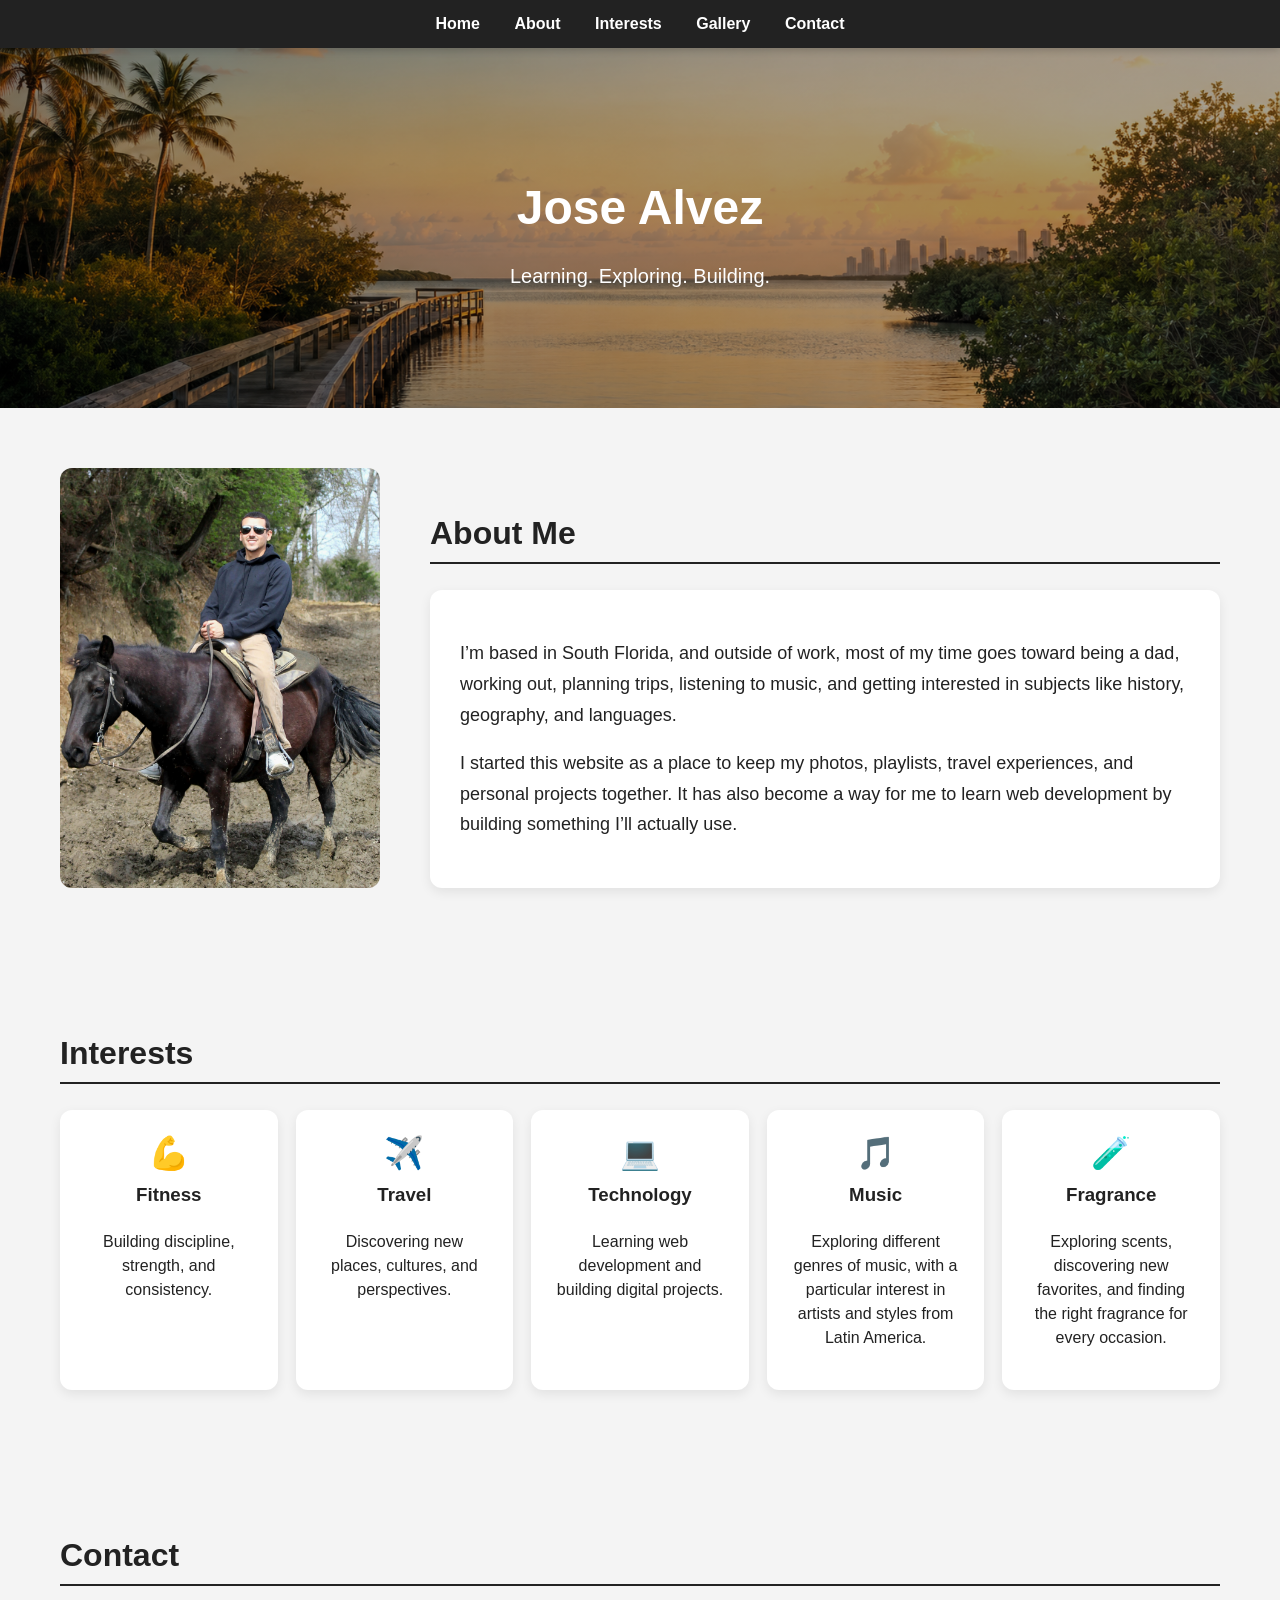
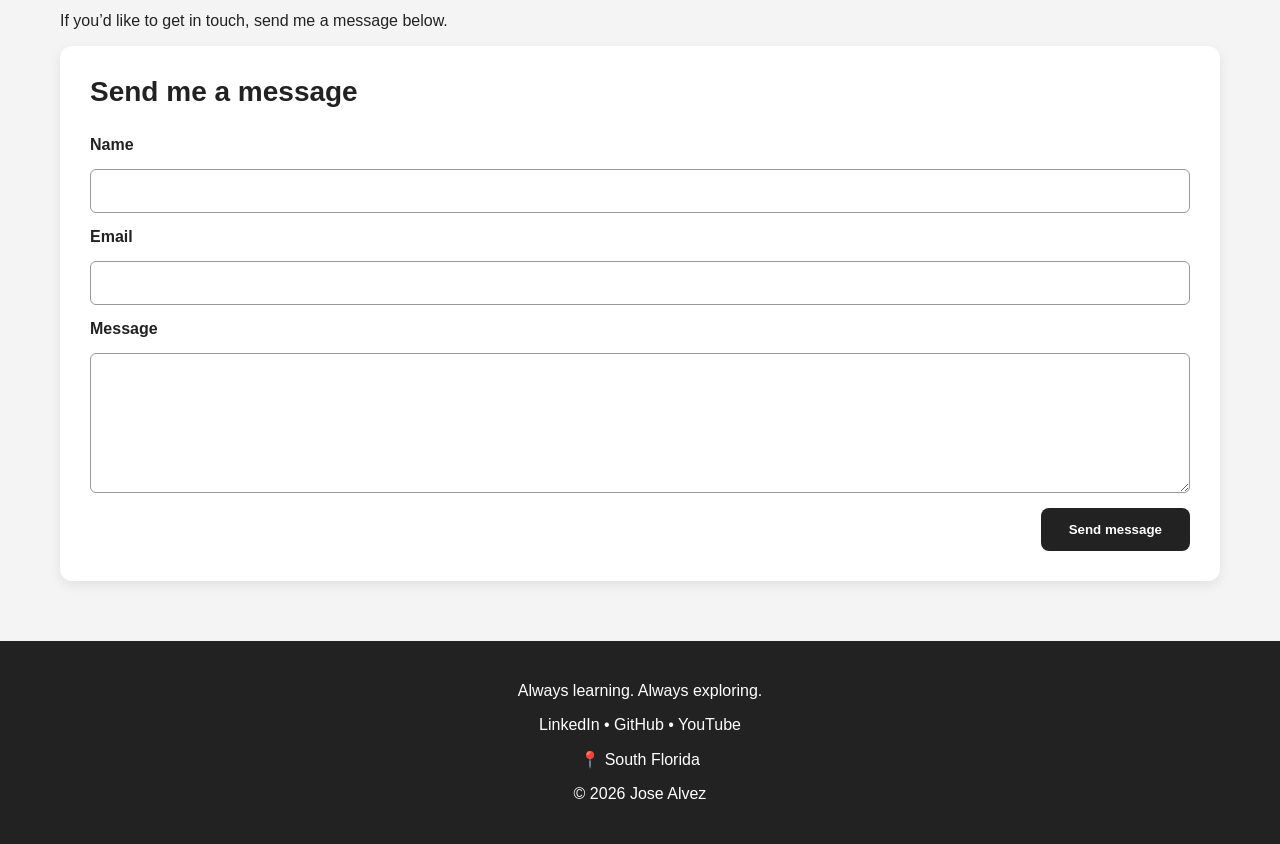
<file: index.html>
<!DOCTYPE html>
<html>

<head>
  <!-- Metadata -->
  <meta charset="UTF-8">
  <meta name="viewport" content="width=device-width, initial-scale=1.0">
  <meta name="apple-mobile-web-app-title" content="Jose Alvez" />

  <title>Jose Alvez</title>

  <!-- Styles -->
  <link rel="stylesheet" href="styles.css">

  <!-- Favicons -->
  <link rel="icon" type="image/png" href="assets/icons/favicon-96x96.png" sizes="96x96" />
  <link rel="icon" type="image/svg+xml" href="assets/icons/favicon.svg" />
  <link rel="shortcut icon" href="assets/icons/favicon.ico" />
  <link rel="apple-touch-icon" sizes="180x180" href="assets/icons/apple-touch-icon.png" />
  <link rel="manifest" href="assets/icons/site.webmanifest" />
</head>

<body id="top">
  <!-- ==========================
       Navigation
========================== -->
  <nav>
    <a href="index.html#top">Home</a>
    <a href="index.html#about">About</a>
    <a href="index.html#interests">Interests</a>
    <a href="gallery.html">Gallery</a>
    <a href="index.html#contact">Contact</a>
  </nav>

  <!-- ==========================
           Hero
========================== -->
  <header id="home" class="page-header home-header">
    <h1>Jose Alvez</h1>
    <p>Learning. Exploring. Building.</p>
  </header>

  <!-- ==========================
         About
========================== -->
  <section id="about">
    <div class="about-section">
      <img src="assets/images/horseback.jpg" alt="Jose on horseback" class="about-photo">
      <div class="about-content">
        <h2>About Me</h2>

        <div class="about-card">
          <p>
            I’m based in South Florida, and outside of work, most of my time goes toward being a dad, working out, planning trips, listening to music, and getting interested in subjects like history, geography, and languages.
          </p>
          <p>
            I started this website as a place to keep my photos, playlists, travel experiences, and personal projects together. It has also become a way for me to learn web development by building something I’ll actually use.
          </p>
        </div>
      </div>
    </div>
  </section>

  <!-- ==========================
         Interests
========================== -->
  <section id="interests">
    <h2>Interests</h2>
    <div class="card-grid">
      
      <a href="fitness.html" class="card">
        <span>💪</span>
        <h3>Fitness</h3>
        <p>Building discipline, strength, and consistency.</p>
      </a>

      <a href="travel.html" class="card">
        <span>✈️</span>
        <h3>Travel</h3>
        <p>Discovering new places, cultures, and perspectives.</p>
      </a>

      <a href="technology.html" class="card">
        <span>💻</span>
        <h3>Technology</h3>
        <p>Learning web development and building digital projects.</p>
      </a>

      <a href="music.html" class="card">
        <span>🎵</span>
        <h3>Music</h3>
        <p>Exploring different genres of music, with a particular interest in artists and styles from Latin America.</p>
      </a>

      <a href="fragrance.html" class="card">
        <span>🧪</span>
        <h3>Fragrance</h3>
        <p>Exploring scents, discovering new favorites, and finding the right fragrance for every occasion.</p>
      </a>
    </div>
  </section>

  <!-- ==========================
         Contact
========================== -->
  <section id="contact">
    <h2>Contact</h2>
    <p>If you’d like to get in touch, send me a message below.</p>

    <div class="contact-card">
      <h3>Send me a message</h3>

      <form action="mailto:thejosealvez@gmail.com" method="post" enctype="text/plain">
        <label for="name">Name</label>
        <input type="text" id="name" name="Name">

        <label for="email">Email</label>
        <input type="email" id="email" name="Email">

        <label for="message">Message</label>
        <textarea id="message" name="Message"></textarea>

        <button type="submit">Send message</button>
      </form>
    </div>
  </section>

  <!-- ==========================
         Footer
========================== -->
  <footer>
    <p>Always learning. Always exploring.</p>
    <p class="footer-links">
      <a href="https://www.linkedin.com/in/josealvez/" target="_blank" rel="noopener noreferrer">LinkedIn</a>
      <span>•</span>
      <a href="https://github.com/thejosealvez/" target="_blank" rel="noopener noreferrer">GitHub</a>
      <span>•</span>
      <a href="https://www.youtube.com/@Lui.sito15" target="_blank" rel="noopener noreferrer">YouTube</a>
    </p>
    <p>📍 South Florida</p>
    <p>© 2026 Jose Alvez</p>
  </footer>
</body>

</html>
</file>
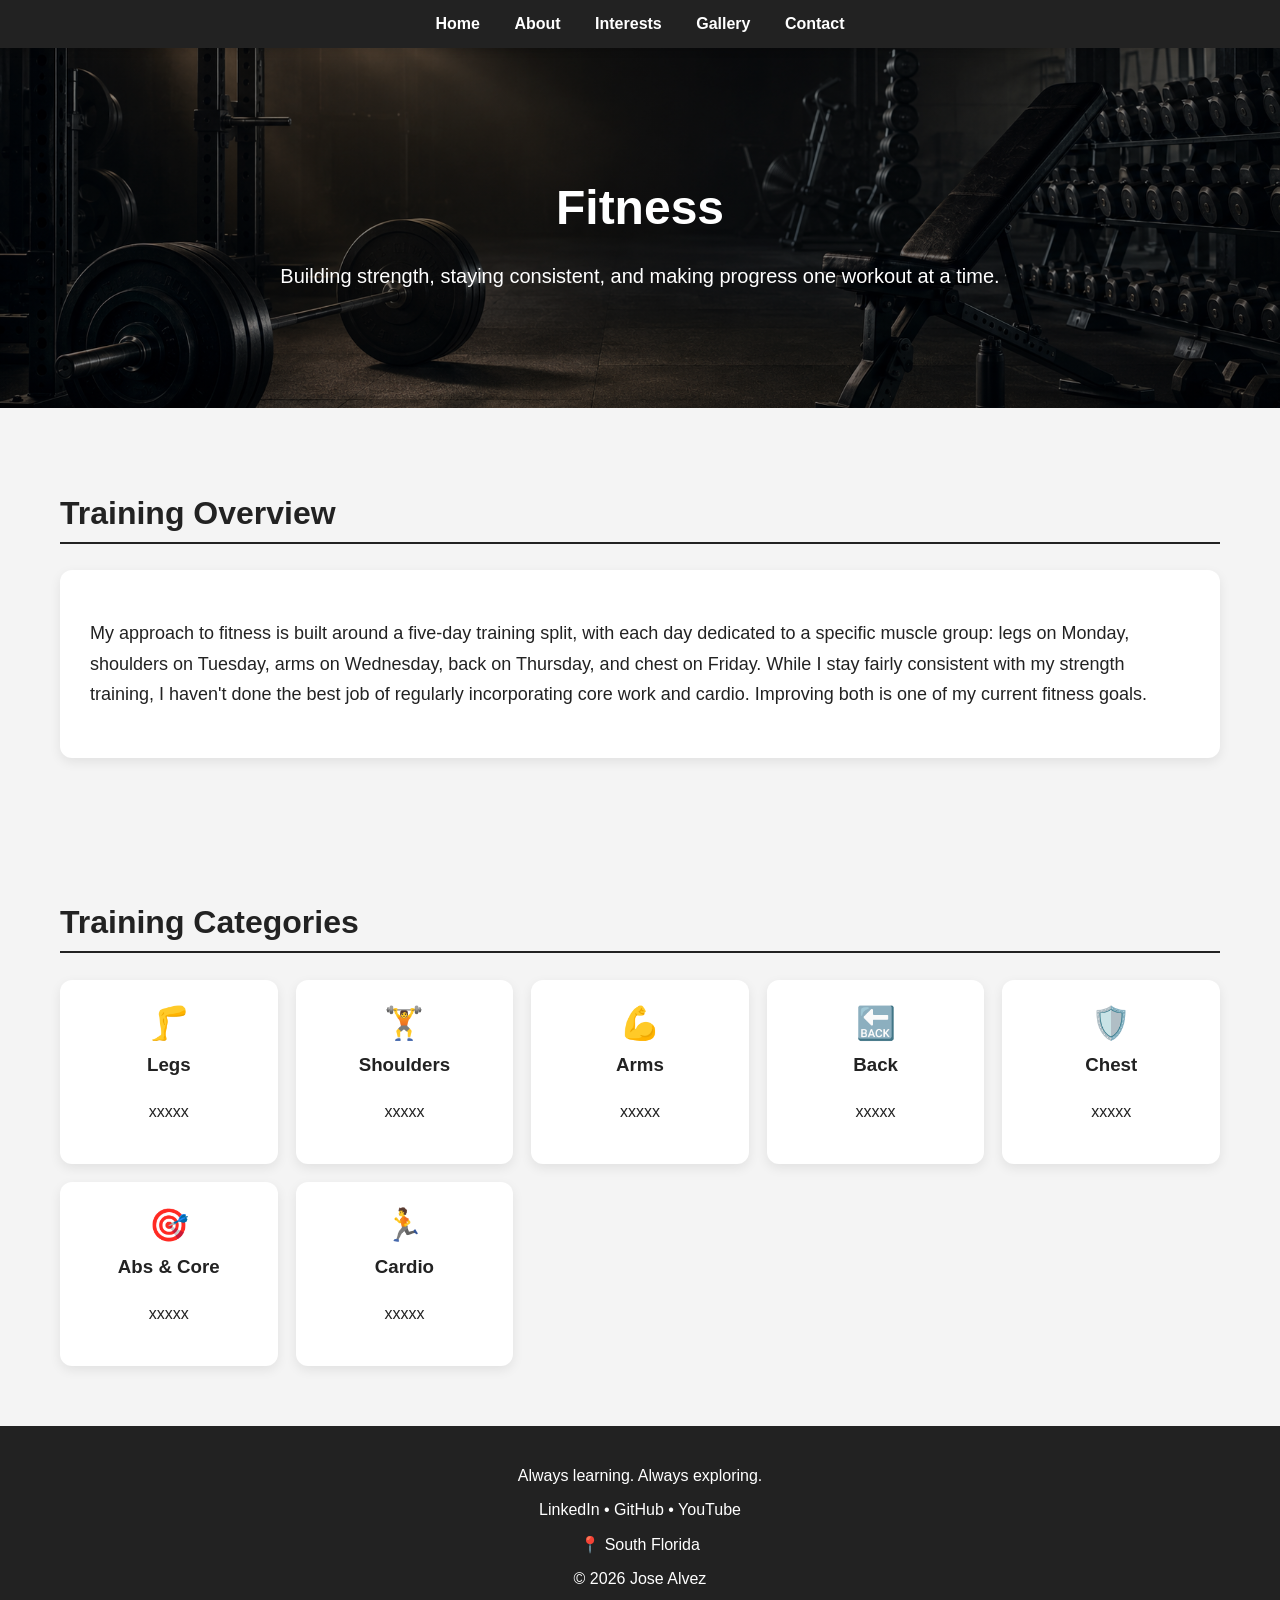
<file: fitness.html>
<!DOCTYPE html>
<html>

<head>
  <!-- Metadata -->
  <meta name="viewport" content="width=device-width, initial-scale=1.0">
  <meta name="apple-mobile-web-app-title" content="Jose Alvez" />

  <title>Fitness | Jose Alvez</title>

  <!-- Styles -->
  <link rel="stylesheet" href="styles.css">

  <!-- Favicons -->
  <link rel="icon" type="image/png" href="assets/icons/favicon-96x96.png" sizes="96x96" />
  <link rel="icon" type="image/svg+xml" href="assets/icons/favicon.svg" />
  <link rel="shortcut icon" href="assets/icons/favicon.ico" />
  <link rel="apple-touch-icon" sizes="180x180" href="assets/icons/apple-touch-icon.png" />
  <link rel="manifest" href="assets/icons/site.webmanifest" />
</head>

<body>
  <!-- ==========================
       Navigation
========================== -->
  <nav>
    <a href="index.html#top">Home</a>
    <a href="index.html#about">About</a>
    <a href="index.html#interests">Interests</a>
    <a href="gallery.html">Gallery</a>
    <a href="index.html#contact">Contact</a>
  </nav>

  <!-- ==========================
         Fitness
========================== -->
<header class="page-header fitness-header">
    <h1>Fitness</h1>
    <p>Building strength, staying consistent, and making progress one workout at a time.</p>
  </header>

  <section>
    <h2>Training Overview</h2>
    <div class="about-card">
      <p>My approach to fitness is built around a five-day training split, with each day dedicated to a specific muscle group: legs on Monday, shoulders on Tuesday, arms on Wednesday, back on Thursday, and chest on Friday. While I stay fairly consistent with my strength training, I haven't done the best job of regularly incorporating core work and cardio. Improving both is one of my current fitness goals.</p>
    </div>
  </section>

  <section>
    <h2>Training Categories</h2>

    <div class="card-grid">

      <div class="card">
        <span>🦵</span>
        <h3>Legs</h3>
        <p>xxxxx</p>
      </div>

      <div class="card">
        <span>🏋️</span>
        <h3>Shoulders</h3>
        <p>xxxxx</p>
      </div>

      <div class="card">
        <span>💪</span>
        <h3>Arms</h3>
        <p>xxxxx</p>
      </div>

      <div class="card">
        <span>🔙</span>
        <h3>Back</h3>
        <p>xxxxx</p>
      </div>

      <div class="card">
        <span>🛡️</span>
        <h3>Chest</h3>
        <p>xxxxx</p>
      </div>

      <div class="card">
        <span>🎯</span>
        <h3>Abs & Core</h3>
        <p>xxxxx</p>
      </div>

      <div class="card">
        <span>🏃</span>
        <h3>Cardio</h3>
        <p>xxxxx</p>
      </div>

    </div>
  </section>

  <!-- ==========================
         Footer
========================== -->
  <footer>
    <p>Always learning. Always exploring.</p>
    <p class="footer-links">
      <a href="https://www.linkedin.com/in/josealvez/" target="_blank" rel="noopener noreferrer">LinkedIn</a>
      <span>•</span>
      <a href="https://github.com/thejosealvez/" target="_blank" rel="noopener noreferrer">GitHub</a>
      <span>•</span>
      <a href="https://www.youtube.com/@Lui.sito15" target="_blank" rel="noopener noreferrer">YouTube</a>
    </p>
    <p>📍 South Florida</p>
    <p>© 2026 Jose Alvez</p>
  </footer>
</body>

</html>
</file>
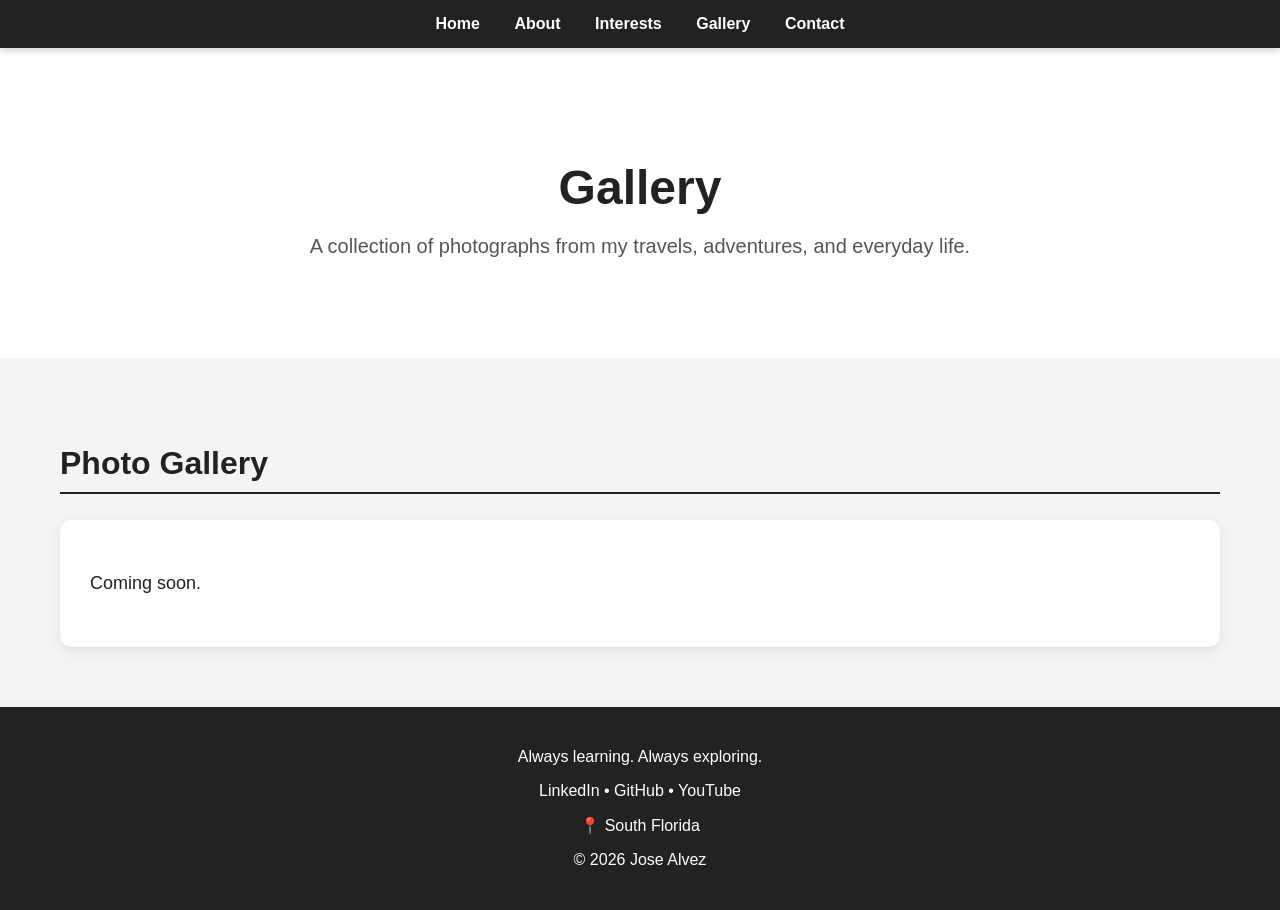
<file: gallery.html>
<!DOCTYPE html>
<html>

<head>
  <!-- Metadata -->
  <meta name="viewport" content="width=device-width, initial-scale=1.0">
  <meta name="apple-mobile-web-app-title" content="Jose Alvez" />

  <title>Gallery | Jose Alvez</title>

  <!-- Styles -->
  <link rel="stylesheet" href="styles.css">

  <!-- Favicons -->
  <link rel="icon" type="image/png" href="assets/icons/favicon-96x96.png" sizes="96x96" />
  <link rel="icon" type="image/svg+xml" href="assets/icons/favicon.svg" />
  <link rel="shortcut icon" href="assets/icons/favicon.ico" />
  <link rel="apple-touch-icon" sizes="180x180" href="assets/icons/apple-touch-icon.png" />
  <link rel="manifest" href="assets/icons/site.webmanifest" />
</head>

<body>
  <!-- ==========================
       Navigation
========================== -->
  <nav>
    <a href="index.html#top">Home</a>
    <a href="index.html#about">About</a>
    <a href="index.html#interests">Interests</a>
    <a href="gallery.html">Gallery</a>
    <a href="index.html#contact">Contact</a>
  </nav>

   <!-- ==========================
           Hero
========================== -->
  <header>
    <h1>Gallery</h1>
    <p>A collection of photographs from my travels, adventures, and everyday life.</p>
  </header>

    <section>
    <h2>Photo Gallery</h2>
    <div class="about-card">
      <p>Coming soon.</p>
    </div>
  </section>

    <!-- ==========================
         Footer
========================== -->
  <footer>
    <p>Always learning. Always exploring.</p>
    <p class="footer-links">
      <a href="https://www.linkedin.com/in/josealvez/" target="_blank" rel="noopener noreferrer">LinkedIn</a>
      <span>•</span>
      <a href="https://github.com/thejosealvez/" target="_blank" rel="noopener noreferrer">GitHub</a>
      <span>•</span>
      <a href="https://www.youtube.com/@Lui.sito15" target="_blank" rel="noopener noreferrer">YouTube</a>
    </p>
    <p>📍 South Florida</p>
    <p>© 2026 Jose Alvez</p>
  </footer>
</body>

</html>
</file>
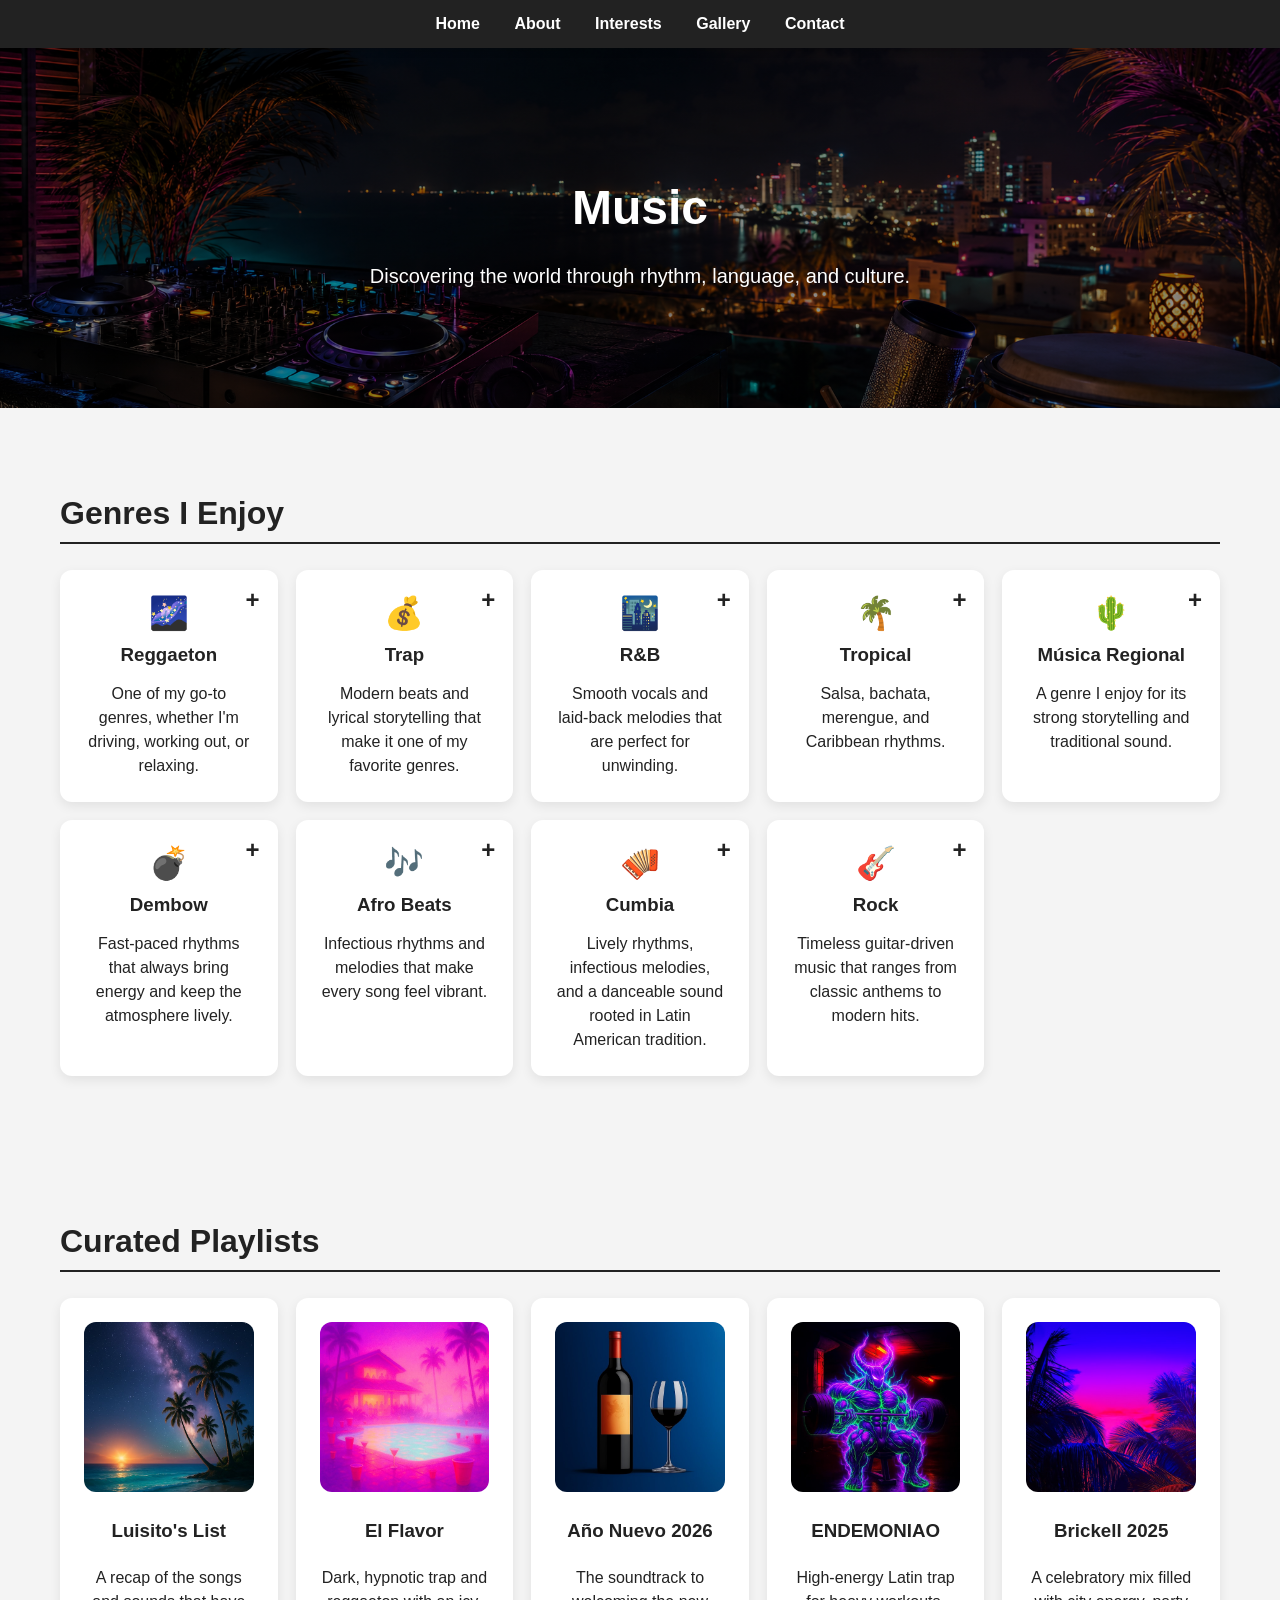
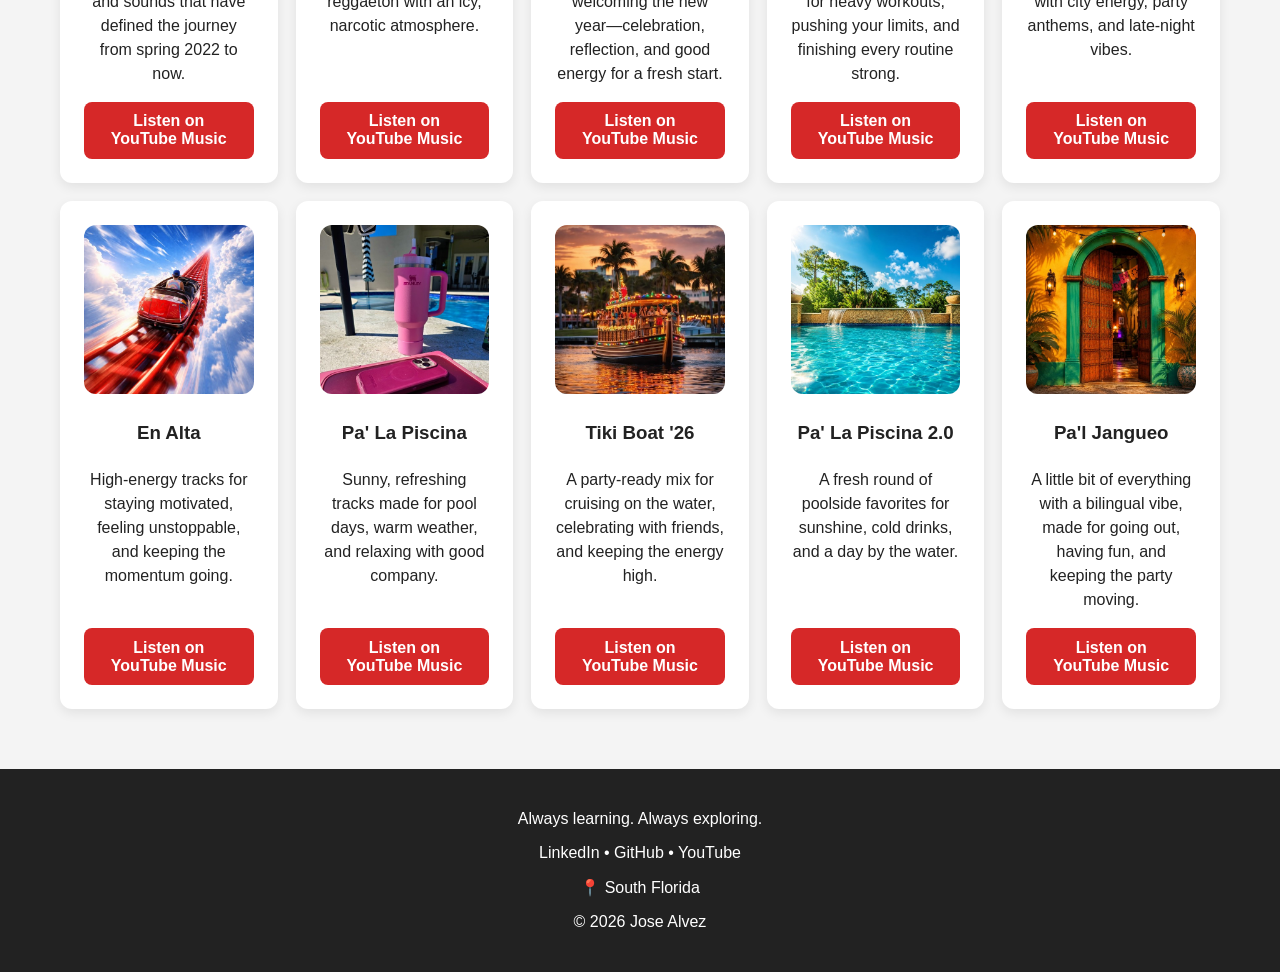
<file: music.html>
<!DOCTYPE html>
<html>

<head>
  <!-- Metadata -->
  <meta name="viewport" content="width=device-width, initial-scale=1.0">
  <meta name="apple-mobile-web-app-title" content="Jose Alvez" />

  <title>Music | Jose Alvez</title>

  <!-- Styles -->
  <link rel="stylesheet" href="styles.css">

  <!-- Favicons -->
  <link rel="icon" type="image/png" href="assets/icons/favicon-96x96.png" sizes="96x96" />
  <link rel="icon" type="image/svg+xml" href="assets/icons/favicon.svg" />
  <link rel="shortcut icon" href="assets/icons/favicon.ico" />
  <link rel="apple-touch-icon" sizes="180x180" href="assets/icons/apple-touch-icon.png" />
  <link rel="manifest" href="assets/icons/site.webmanifest" />
</head>

<body>
  <!-- ==========================
       Navigation
========================== -->
  <nav>
    <a href="index.html#top">Home</a>
    <a href="index.html#about">About</a>
    <a href="index.html#interests">Interests</a>
    <a href="gallery.html">Gallery</a>
    <a href="index.html#contact">Contact</a>
  </nav>

  <!-- ==========================
         Music
========================== -->
<header class="page-header music-header">
    <h1>Music</h1>
    <p>Discovering the world through rhythm, language, and culture.</p>
  </header>

   <section>
    <h2>Genres I Enjoy</h2>

    <div class="card-grid">

      <details class="card genre-card">
        <summary class="genre-summary">
          <span class="genre-emoji">🌌</span>

          <div>
            <h3>Reggaeton</h3>
            <p>One of my go-to genres, whether I'm driving, working out, or relaxing.</p>
          </div>
        </summary>

        <div class="genre-playlist-list">

          <a href="https://music.youtube.com/playlist?list=PLg7eTqy2r8Eh-s6HrHVwlP_-1JvEeca1J" target="_blank" rel="noopener noreferrer" class="genre-playlist">
            <img src="assets/images/00909.png" alt="">
            <span>00909</span>
          </a>

          <a href="https://music.youtube.com/playlist?list=PLg7eTqy2r8EgZPbGgekUoPcmsoDVRwJWZ" target="_blank" rel="noopener noreferrer" class="genre-playlist">
            <img src="assets/images/00909 (+buenavibra).png" alt="">
            <span>00909 (+buenavibra)</span>
          </a>

          <a href="https://music.youtube.com/playlist?list=PLg7eTqy2r8EgmEcqVO5lFOy0p4mM460-K" target="_blank" rel="noopener noreferrer" class="genre-playlist">
            <img src="assets/images/00909 (+perreo).png" alt="">
            <span>00909 (+perreo)</span>
          </a>

          <a href="https://music.youtube.com/playlist?list=PLg7eTqy2r8EhKUmnlcX5nG8LZgzYmJvTs" target="_blank" rel="noopener noreferrer" class="genre-playlist">
            <img src="assets/images/Reggaeton + Buenavibra.png" alt="">
            <span>Reggaeton + Buenavibra</span>
          </a>

          <a href="https://music.youtube.com/playlist?list=PLg7eTqy2r8EiVCeAO5w57Z77SHmDa_Giw" target="_blank" rel="noopener noreferrer" class="genre-playlist">
            <img src="assets/images/Vibra 24.png" alt="">
            <span>Vibra 24</span>
          </a>

          <a href="https://music.youtube.com/playlist?list=PLg7eTqy2r8EgJfPTegJ0M438hZQ1pIXqm" target="_blank" rel="noopener noreferrer" class="genre-playlist">
            <img src="assets/images/suavecito.png" alt="">
            <span>suavecito</span>
          </a>

          <a href="https://music.youtube.com/playlist?list=PLg7eTqy2r8EiBpAzVfQdHGKCBQIyXzcop" target="_blank" rel="noopener noreferrer" class="genre-playlist">
            <img src="assets/images/Calle Perreo.png" alt="">
            <span>Calle Perreo</span>
          </a>

          <a href="https://music.youtube.com/playlist?list=PLg7eTqy2r8EhEtFhrFOxEuMYiZl5xDO-x" target="_blank" rel="noopener noreferrer" class="genre-playlist">
            <img src="assets/images/PERREO 25.png" alt="">
            <span>PERREO 25</span>
          </a>

          <a href="https://music.youtube.com/playlist?list=PLg7eTqy2r8EhfONE05pTUqXINkCAvoyjv" target="_blank" rel="noopener noreferrer" class="genre-playlist">
            <img src="assets/images/NO ME QUITEN EL PERREO.png" alt="">
            <span>NO ME QUITEN EL PERREO</span>
          </a>

          <a href="https://music.youtube.com/playlist?list=PLg7eTqy2r8EhIO_4RluotqBxyLes6Kjd2" target="_blank" rel="noopener noreferrer" class="genre-playlist">
            <img src="assets/images/Apagón Mundial.png" alt="">
            <span>Apagón Mundial</span>
          </a>

          <a href="https://music.youtube.com/playlist?list=PLg7eTqy2r8EiN77YqbFoFt43ypElMblAr" target="_blank" rel="noopener noreferrer" class="genre-playlist">
            <img src="assets/images/The Middle Ages.png" alt="">
            <span>The Middle Ages</span>
          </a>

          <a href="https://music.youtube.com/playlist?list=PLg7eTqy2r8EjVeYy9Se4cY8Si4DvMJ97t" target="_blank" rel="noopener noreferrer" class="genre-playlist">
            <img src="assets/images/La Old School.png" alt="">
            <span>La Old School</span>
          </a>

        </div>
      </details>

      <details class="card genre-card">
        <summary class="genre-summary">
          <span class="genre-emoji">💰</span>
          <div>
            <h3>Trap</h3>
            <p>Modern beats and lyrical storytelling that make it one of my favorite genres.</p>
          </div>
        </summary>

        <div class="genre-playlist-list">

          <a href="https://music.youtube.com/playlist?list=PLg7eTqy2r8EinDy61ULDGZycwZpVI10t7" target="_blank" rel="noopener noreferrer" class="genre-playlist">
            <img src="assets/images/TRAPLANDIA.png" alt="">
            <span>TRAPLANDIA</span>
          </a>

          <a href="https://music.youtube.com/playlist?list=PLg7eTqy2r8EifcTI6QDpEEKJM6j_hYN1X" target="_blank" rel="noopener noreferrer" class="genre-playlist">
            <img src="assets/images/TRAP 22-23.png" alt="">
            <span>TRAP 22/23</span>
          </a>

          <a href="https://music.youtube.com/playlist?list=PLg7eTqy2r8EjuHgl1oehoEdsnRU8DPSpj" target="_blank" rel="noopener noreferrer" class="genre-playlist">
            <img src="assets/images/TRAP O PLOMO.png" alt="">
            <span>TRAP O PLOMO</span>
          </a>

          <a href="https://music.youtube.com/playlist?list=PLg7eTqy2r8EgHRc2Nhj8khmH9L0dZv4_E" target="_blank" rel="noopener noreferrer" class="genre-playlist">
            <img src="assets/images/11206 TRAP.png" alt="">
            <span>11206 TRAP</span>
          </a>

          <a href="https://music.youtube.com/playlist?list=PLg7eTqy2r8EjQMHSRHOZ1AhancGDazRIr" target="_blank" rel="noopener noreferrer" class="genre-playlist">
            <img src="assets/images/Originales del Trap.png" alt="">
            <span>Originales del Trap</span>
          </a>

          <a href="https://music.youtube.com/playlist?list=PLg7eTqy2r8EiqtvAmpcmpTBJI6H_5SbSB" target="_blank" rel="noopener noreferrer" class="genre-playlist">
            <img src="assets/images/Hip-HopTrap.png" alt="">
            <span>Hip-Hop/Trap</span>
          </a>

        </div>
      </details>

      <details class="card genre-card">
        <summary class="genre-summary">
          <span class="genre-emoji">🌃</span>
          <div>
            <h3>R&B</h3>
            <p>Smooth vocals and laid-back melodies that are perfect for unwinding.</p>
          </div>
        </summary>

        <div class="genre-playlist-list">

          <a href="https://music.youtube.com/playlist?list=PLg7eTqy2r8EgbwWJAJ1rN3NKdeFmVEnvp" target="_blank" rel="noopener noreferrer" class="genre-playlist">
            <img src="assets/images/uR&Bano.png" alt="">
            <span>uR&Bano</span>
          </a>

          <a href="https://music.youtube.com/playlist?list=PLg7eTqy2r8EjF1zGPiou2SwTbpYpIhEk0" target="_blank" rel="noopener noreferrer" class="genre-playlist">
            <img src="assets/images/Noches 26.png" alt="">
            <span>Noches 26</span>
          </a>

          <a href="https://music.youtube.com/playlist?list=PLg7eTqy2r8EgcGagPPTomiEiQzcv6ANyQ" target="_blank" rel="noopener noreferrer" class="genre-playlist">
            <img src="assets/images/Trap Sensual.png" alt="">
            <span>Trap Sensual</span>
          </a>

          <a href="https://music.youtube.com/playlist?list=PLg7eTqy2r8EgyqgZP9xn5ijFE37F0qBst" target="_blank" rel="noopener noreferrer" class="genre-playlist">
            <img src="assets/images/11206 uR&Bano.png" alt="">
            <span>11206 uR&Bano</span>
          </a>

          <a href="https://music.youtube.com/playlist?list=PLg7eTqy2r8EgqoN1bx1oh-nTyPggMr6in" target="_blank" rel="noopener noreferrer" class="genre-playlist">
            <img src="assets/images/Late Nights.png" alt="">
            <span>Late Nights</span>
          </a>

        </div>
      </details>

      <details class="card genre-card">
        <summary class="genre-summary">
          <span class="genre-emoji">🌴</span>

          <div>
            <h3>Tropical</h3>
            <p>Salsa, bachata, merengue, and Caribbean rhythms.</p>
          </div>
        </summary>

        <div class="genre-playlist-list">

          <a href="https://music.youtube.com/playlist?list=PLg7eTqy2r8Ei5oInb20WAetaiod6TMAWc" target="_blank" rel="noopener noreferrer" class="genre-playlist">
            <img src="assets/images/Salsa Mix.png" alt="">
            <span>Salsa Mix</span>
          </a>

          <a href="https://music.youtube.com/playlist?list=PLg7eTqy2r8Eh8SD-ZK0bHtI0Hg2wUZbRu" target="_blank" rel="noopener noreferrer" class="genre-playlist">
            <img src="assets/images/Bachata Mix.png" alt="">
            <span>Bachata Mix</span>
          </a>

          <a href="https://music.youtube.com/playlist?list=PLg7eTqy2r8EiBXjXg94dH05fzTX4Ztaen" target="_blank" rel="noopener noreferrer" class="genre-playlist">
            <img src="assets/images/Merengue Mix.png" alt="">
            <span>Merengue Mix</span>
          </a>

          <a href="https://music.youtube.com/playlist?list=PLg7eTqy2r8Eg7NBhSjNK4JMuFIAD6G14O" target="_blank" rel="noopener noreferrer" class="genre-playlist">
            <img src="assets/images/33127.png" alt="">
            <span>33127</span>
          </a>

        </div>
      </details>

      <details class="card genre-card">
        <summary class="genre-summary">
          <span class="genre-emoji">🌵</span>
          <div>
            <h3>Música Regional</h3>
            <p>A genre I enjoy for its strong storytelling and traditional sound.</p>
          </div>
        </summary>

        <div class="genre-playlist-list">

          <a href="https://music.youtube.com/playlist?list=PLg7eTqy2r8Ejl_HkzONHToR1CQ_hwgdBG" target="_blank" rel="noopener noreferrer" class="genre-playlist">
            <img src="assets/images/Música Regional.png" alt="">
            <span>Música Regional</span>
          </a>

          <a href="https://music.youtube.com/playlist?list=PLg7eTqy2r8EgqGvWZ3tO2gANjJudSDqMp" target="_blank" rel="noopener noreferrer" class="genre-playlist">
            <img src="assets/images/MI PRIMERA CHAMBA.png" alt="">
            <span>MI PRIMERA CHAMBA</span>
          </a>

          <a href="https://music.youtube.com/playlist?list=PLg7eTqy2r8EhB03vxVIyoqwY4ddLS1lBc" target="_blank" rel="noopener noreferrer" class="genre-playlist">
            <img src="assets/images/90022.png" alt="">
            <span>90022</span>
          </a>

        </div>
      </details>

      <details class="card genre-card">
        <summary class="genre-summary">
          <span class="genre-emoji">💣</span>
          <div>
            <h3>Dembow</h3>
            <p>Fast-paced rhythms that always bring energy and keep the atmosphere lively.</p>
          </div>
        </summary>

        <div class="genre-playlist-list">

          <a href="https://music.youtube.com/playlist?list=PLg7eTqy2r8Eh9UX7ymOeCUHYg7CbDff6r" target="_blank" rel="noopener noreferrer" class="genre-playlist">
            <img src="assets/images/Dembow Duro.png" alt="">
            <span>Dembow Duro</span>
          </a>

          <a href="https://music.youtube.com/playlist?list=PLg7eTqy2r8Ehr-_oKXUs_mbD1Lv7UMq7q" target="_blank" rel="noopener noreferrer" class="genre-playlist">
            <img src="assets/images/10033.png" alt="">
            <span>10033</span>
          </a>

        </div>
      </details>

      <details class="card genre-card">
        <summary class="genre-summary">
          <span class="genre-emoji">🎶</span>
          <div>
            <h3>Afro Beats</h3>
            <p>Infectious rhythms and melodies that make every song feel vibrant.</p>
          </div>
        </summary>

        <div class="genre-playlist-list">

          <a href="https://music.youtube.com/playlist?list=PLg7eTqy2r8EgrhGFZqRCz6umzEZV09Buf" target="_blank" rel="noopener noreferrer" class="genre-playlist">
            <img src="assets/images/Sazón Afro.png" alt="">
            <span>Sazón Afro</span>
          </a>

          <a href="https://music.youtube.com/playlist?list=PLg7eTqy2r8EjUBvdPvVaP2uZhABAuouy9" target="_blank" rel="noopener noreferrer" class="genre-playlist">
            <img src="assets/images/AfroBeats.png" alt="">
            <span>AfroBeats </span>
          </a>

        </div>
      </details>

      <details class="card genre-card">
        <summary class="genre-summary">
          <span class="genre-emoji">🪗</span>

          <div>
            <h3>Cumbia</h3>
            <p>Lively rhythms, infectious melodies, and a danceable sound rooted in Latin American tradition.</p>
          </div>
        </summary>

        <div class="genre-playlist-list">

          <a href="https://music.youtube.com/playlist?list=PLg7eTqy2r8EivUXXMplMpbxBnFIr2Dejv" target="_blank" rel="noopener noreferrer" class="genre-playlist">
            <img src="assets/images/Cumbia Villera.png" alt="">
            <span>Cumbia Villera</span>
          </a>

          <a href="https://music.youtube.com/playlist?list=PLg7eTqy2r8EhCKvm7p1JHNEQIb2YHQRfS" target="_blank" rel="noopener noreferrer" class="genre-playlist">
            <img src="assets/images/Turreo Guachín.png" alt="">
            <span>Turreo Guachín</span>
          </a>

        </div>
      </details>

      <details class="card genre-card">
        <summary class="genre-summary">
          <span class="genre-emoji">🎸</span>
          <div>
            <h3>Rock</h3>
            <p>Timeless guitar-driven music that ranges from classic anthems to modern hits.</p>
          </div>
        </summary>

        <div class="genre-playlist-list">

          <a href="https://music.youtube.com/playlist?list=PLg7eTqy2r8EhuABpjn1aEJLXitpbd13GK" target="_blank" rel="noopener noreferrer" class="genre-playlist">
            <img src="assets/images/Rock En Español.png" alt="">
            <span>Rock En Español</span>
          </a>
        </div>
      </details>

  </section>

   <section>
    <h2>Curated Playlists</h2>

    <div class="card-grid">

      <div class="card">
        <a href="https://music.youtube.com/playlist?list=PLg7eTqy2r8EidF0TQhYFp-pXCrPcZT1fM" target="_blank" rel="noopener noreferrer" aria-label="Listen to the Luisito's List playlist on YouTube Music">
          <img src="assets/images/Luisito's List.png" alt="Cover art for the Luisito's List playlist" class="card-image">
        </a>
        <h3>
          <a href="https://music.youtube.com/playlist?list=PLg7eTqy2r8EidF0TQhYFp-pXCrPcZT1fM" target="_blank" rel="noopener noreferrer">
            Luisito's List
          </a>
        </h3>
        <p>A recap of the songs and sounds that have defined the journey from spring 2022 to now.
        </p>
        <a href="https://music.youtube.com/playlist?list=PLg7eTqy2r8EidF0TQhYFp-pXCrPcZT1fM" target="_blank" rel="noopener noreferrer" class="playlist-link">
          Listen on YouTube Music
        </a>
      </div>

      <div class="card">
        <a href="https://music.youtube.com/playlist?list=PLg7eTqy2r8EikYTEvvTOBuR3JMcKUDAK8" target="_blank" rel="noopener noreferrer" aria-label="Listen to the El Flavor playlist on YouTube Music">
          <img src="assets/images/El Flavor.png" alt="Cover art for the El Flavor playlist" class="card-image">
        </a>
        <h3>
          <a href="https://music.youtube.com/playlist?list=PLg7eTqy2r8EikYTEvvTOBuR3JMcKUDAK8" target="_blank" rel="noopener noreferrer">
            El Flavor
          </a>
        </h3>
        <p>Dark, hypnotic trap and reggaeton with an icy, narcotic atmosphere.
        </p>
        <a href="https://music.youtube.com/playlist?list=PLg7eTqy2r8EikYTEvvTOBuR3JMcKUDAK8" target="_blank" rel="noopener noreferrer" class="playlist-link">
          Listen on YouTube Music
        </a>
      </div>

      <div class="card">
        <a href="https://music.youtube.com/playlist?list=PLg7eTqy2r8Ejq461C6XyBJUcV6tVD03lc" target="_blank" rel="noopener noreferrer" aria-label="Listen to the Año Nuevo 2026 playlist on YouTube Music">
          <img src="assets/images/Año Nuevo 2026.png" alt="Cover art for the Año Nuevo 2026 playlist" class="card-image">
        </a>
        <h3>
          <a href="https://music.youtube.com/playlist?list=PLg7eTqy2r8Ejq461C6XyBJUcV6tVD03lc" target="_blank" rel="noopener noreferrer">
            Año Nuevo 2026
          </a>
        </h3>
        <p>The soundtrack to welcoming the new year—celebration, reflection, and good energy for a fresh start.
        </p>
        <a href="https://music.youtube.com/playlist?list=PLg7eTqy2r8Ejq461C6XyBJUcV6tVD03lc" target="_blank" rel="noopener noreferrer" class="playlist-link">
          Listen on YouTube Music
        </a>
      </div>

      <div class="card">
        <a href="https://music.youtube.com/playlist?list=PLg7eTqy2r8EgV0H0esv-PSG3AUC8FAt_u" target="_blank" rel="noopener noreferrer" aria-label="Listen to the ENDEMONIAO playlist on YouTube Music">
          <img src="assets/images/ENDEMONIAO.png" alt="Cover art for the ENDEMONIAO playlist" class="card-image">
        </a>
        <h3>
          <a href="https://music.youtube.com/playlist?list=PLg7eTqy2r8EgV0H0esv-PSG3AUC8FAt_u" target="_blank" rel="noopener noreferrer">
            ENDEMONIAO
          </a>
        </h3>
        <p>High-energy Latin trap for heavy workouts, pushing your limits, and finishing every routine strong.
        </p>
        <a href="https://music.youtube.com/playlist?list=PLg7eTqy2r8EgV0H0esv-PSG3AUC8FAt_u" target="_blank" rel="noopener noreferrer" class="playlist-link">
          Listen on YouTube Music
        </a>
      </div>

      <div class="card">
        <a href="https://music.youtube.com/playlist?list=PLg7eTqy2r8EiBQ1GtHjv0doMFJKShkDvl" target="_blank" rel="noopener noreferrer" aria-label="Listen to the Brickell 2025 playlist on YouTube Music">
          <img src="assets/images/Brickell 2025.png" alt="Cover art for the Brickell 2025 playlist" class="card-image">
        </a>
        <h3>
          <a href="https://music.youtube.com/playlist?list=PLg7eTqy2r8EiBQ1GtHjv0doMFJKShkDvl" target="_blank" rel="noopener noreferrer">
            Brickell 2025
          </a>
        </h3>
        <p>A celebratory mix filled with city energy, party anthems, and late-night vibes.
        </p>
        <a href="https://music.youtube.com/playlist?list=PLg7eTqy2r8EiBQ1GtHjv0doMFJKShkDvl" target="_blank" rel="noopener noreferrer" class="playlist-link">
          Listen on YouTube Music
        </a>
      </div>

      <div class="card">
        <a href="https://music.youtube.com/playlist?list=PLg7eTqy2r8EisDeCgamHMR3yJKQno6uev" target="_blank" rel="noopener noreferrer" aria-label="Listen to the En Alta playlist on YouTube Music">
          <img src="assets/images/En Alta.png" alt="Cover art for the En Alta playlist" class="card-image">
        </a>
        <h3>
          <a href="https://music.youtube.com/playlist?list=PLg7eTqy2r8EisDeCgamHMR3yJKQno6uev" target="_blank" rel="noopener noreferrer">
            En Alta
          </a>
        </h3>
        <p>High-energy tracks for staying motivated, feeling unstoppable, and keeping the momentum going.
        </p>
        <a href="https://music.youtube.com/playlist?list=PLg7eTqy2r8EisDeCgamHMR3yJKQno6uev" target="_blank" rel="noopener noreferrer" class="playlist-link">
          Listen on YouTube Music
        </a>
      </div>

      <div class="card">
        <a href="https://music.youtube.com/playlist?list=PLg7eTqy2r8EhlDi9WmeaxFZoIvb4HQxTJ" target="_blank" rel="noopener noreferrer" aria-label="Listen to the Pa' La Piscina playlist on YouTube Music">
          <img src="assets/images/Pa' La Piscina.png" alt="Cover art for the Pa' La Piscina playlist" class="card-image">
        </a>
        <h3>
          <a href="https://music.youtube.com/playlist?list=PLg7eTqy2r8EhlDi9WmeaxFZoIvb4HQxTJ" target="_blank" rel="noopener noreferrer">
            Pa' La Piscina
          </a>
        </h3>
        <p>Sunny, refreshing tracks made for pool days, warm weather, and relaxing with good company.
        </p>
        <a href="https://music.youtube.com/playlist?list=PLg7eTqy2r8EhlDi9WmeaxFZoIvb4HQxTJ" target="_blank" rel="noopener noreferrer" class="playlist-link">
          Listen on YouTube Music
        </a>
      </div>

      <div class="card">
        <a href="https://music.youtube.com/playlist?list=PLg7eTqy2r8EgTxmJSclKbASr0LFwFyFaB" target="_blank" rel="noopener noreferrer" aria-label="Listen to the Tiki Boat '26 playlist on YouTube Music">
          <img src="assets/images/Tiki Boat '26.png" alt="Cover art for the Tiki Boat '26 playlist" class="card-image">
        </a>
        <h3>
          <a href="https://music.youtube.com/playlist?list=PLg7eTqy2r8EgTxmJSclKbASr0LFwFyFaB" target="_blank" rel="noopener noreferrer">
            Tiki Boat '26
          </a>
        </h3>
        <p>A party-ready mix for cruising on the water, celebrating with friends, and keeping the energy high.
        </p>
        <a href="https://music.youtube.com/playlist?list=PLg7eTqy2r8EgTxmJSclKbASr0LFwFyFaB" target="_blank" rel="noopener noreferrer" class="playlist-link">
          Listen on YouTube Music
        </a>
      </div>

      <div class="card">
        <a href="https://music.youtube.com/playlist?list=PLg7eTqy2r8EjobtfXD7AaobplbE4hVcTc" target="_blank" rel="noopener noreferrer" aria-label="Listen to the Pa' La Piscina 2.0 playlist on YouTube Music">
          <img src="assets/images/Pa' La Piscina 2.0.png" alt="Cover art for the Pa' La Piscina 2.0 playlist" class="card-image">
        </a>
        <h3>
          <a href="https://music.youtube.com/playlist?list=PLg7eTqy2r8EjobtfXD7AaobplbE4hVcTc" target="_blank" rel="noopener noreferrer">
            Pa' La Piscina 2.0
          </a>
        </h3>
        <p>A fresh round of poolside favorites for sunshine, cold drinks, and a day by the water.
        </p>
        <a href="https://music.youtube.com/playlist?list=PLg7eTqy2r8EjobtfXD7AaobplbE4hVcTc" target="_blank" rel="noopener noreferrer" class="playlist-link">
          Listen on YouTube Music
        </a>
      </div>

      <div class="card">
        <a href="https://music.youtube.com/playlist?list=PLg7eTqy2r8EhV3xrL6TgftOjGGXdtNTv6" target="_blank" rel="noopener noreferrer" aria-label="Listen to the Pa'l Jangueo playlist on YouTube Music">
          <img src="assets/images/Pa'l Jangueo.png" alt="Cover art for the Pa'l Jangueo playlist" class="card-image">
        </a>
        <h3>
          <a href="https://music.youtube.com/playlist?list=PLg7eTqy2r8EhV3xrL6TgftOjGGXdtNTv6" target="_blank" rel="noopener noreferrer">
            Pa'l Jangueo
          </a>
        </h3>
        <p>A little bit of everything with a bilingual vibe, made for going out, having fun, and keeping the party moving.
        </p>
        <a href="https://music.youtube.com/playlist?list=PLg7eTqy2r8EhV3xrL6TgftOjGGXdtNTv6" target="_blank" rel="noopener noreferrer" class="playlist-link">
          Listen on YouTube Music
        </a>
      </div>

    </div>
  </section>

  <!-- ==========================
         Footer
========================== -->
  <footer>
    <p>Always learning. Always exploring.</p>
    <p class="footer-links">
      <a href="https://www.linkedin.com/in/josealvez/" target="_blank" rel="noopener noreferrer">LinkedIn</a>
      <span>•</span>
      <a href="https://github.com/thejosealvez/" target="_blank" rel="noopener noreferrer">GitHub</a>
      <span>•</span>
      <a href="https://www.youtube.com/@Lui.sito15" target="_blank" rel="noopener noreferrer">YouTube</a>
    </p>
    <p>📍 South Florida</p>
    <p>© 2026 Jose Alvez</p>
  </footer>
</body>

</html>
</file>
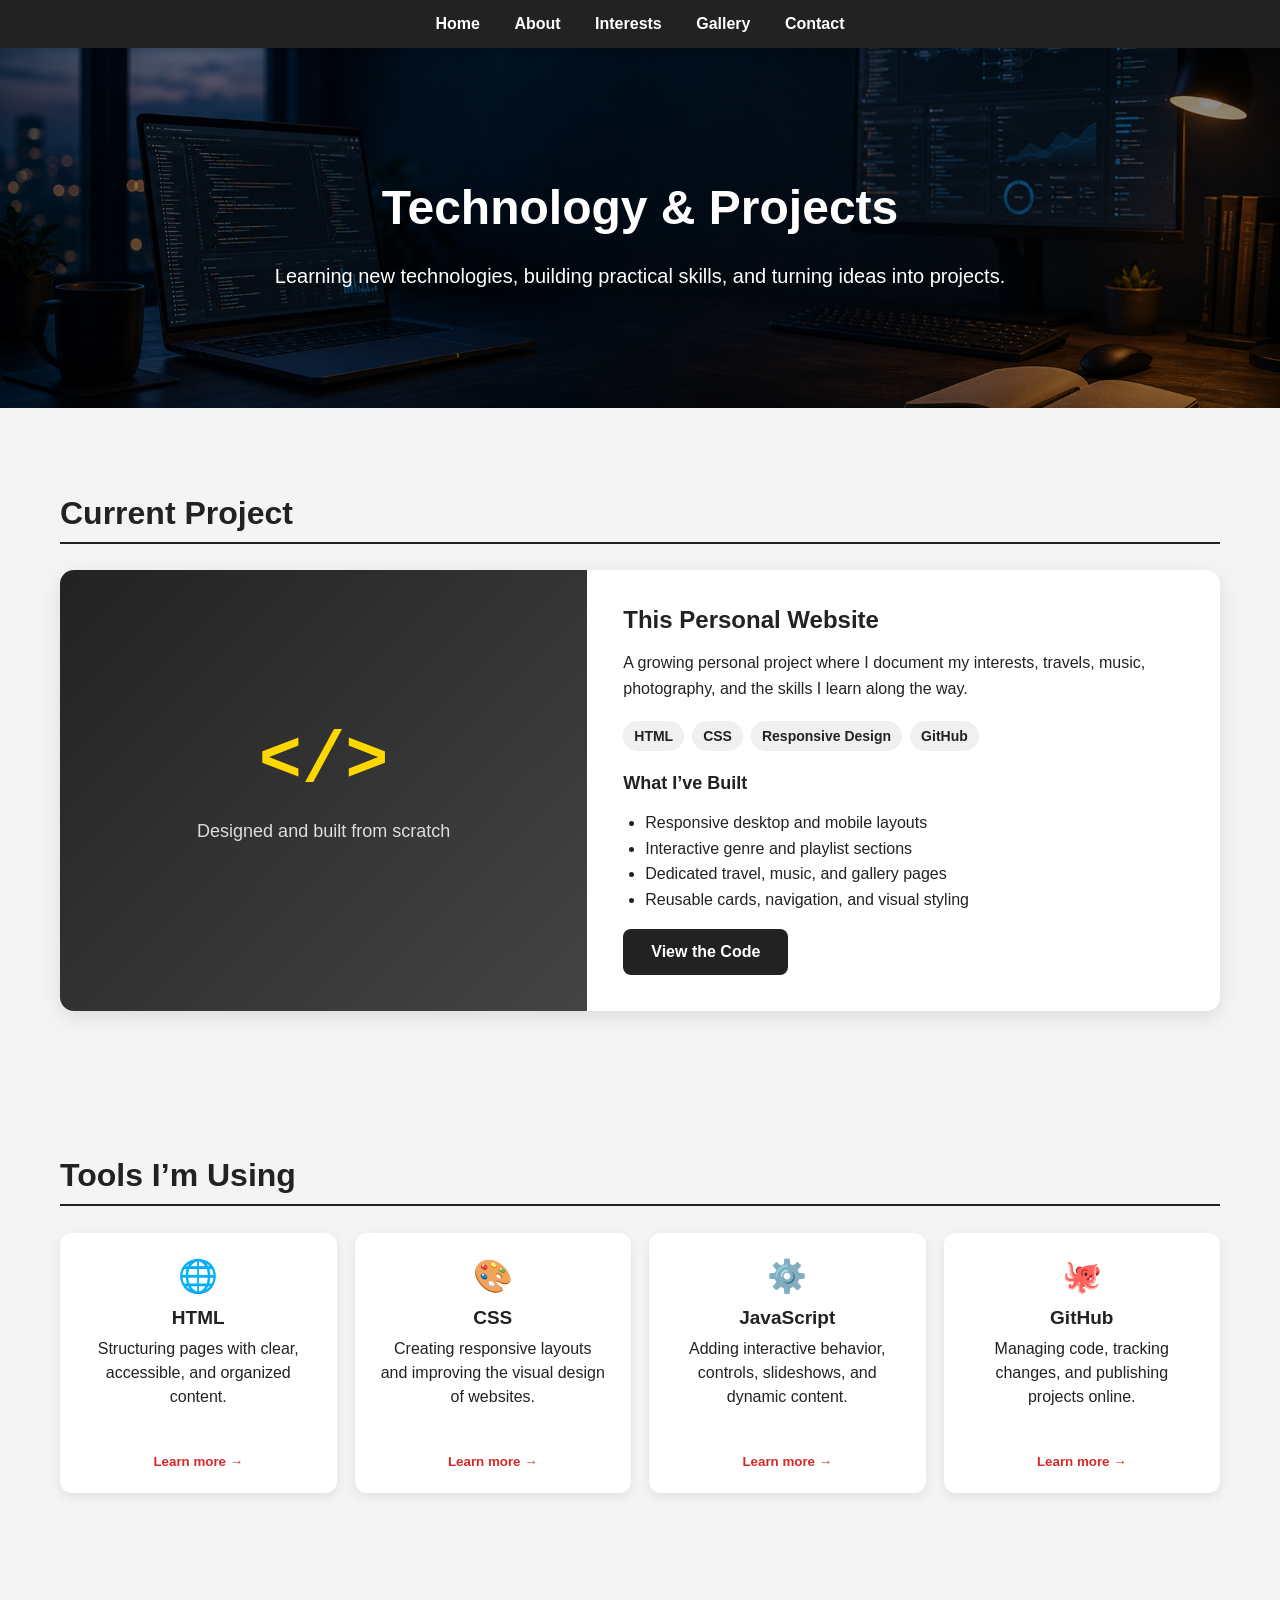
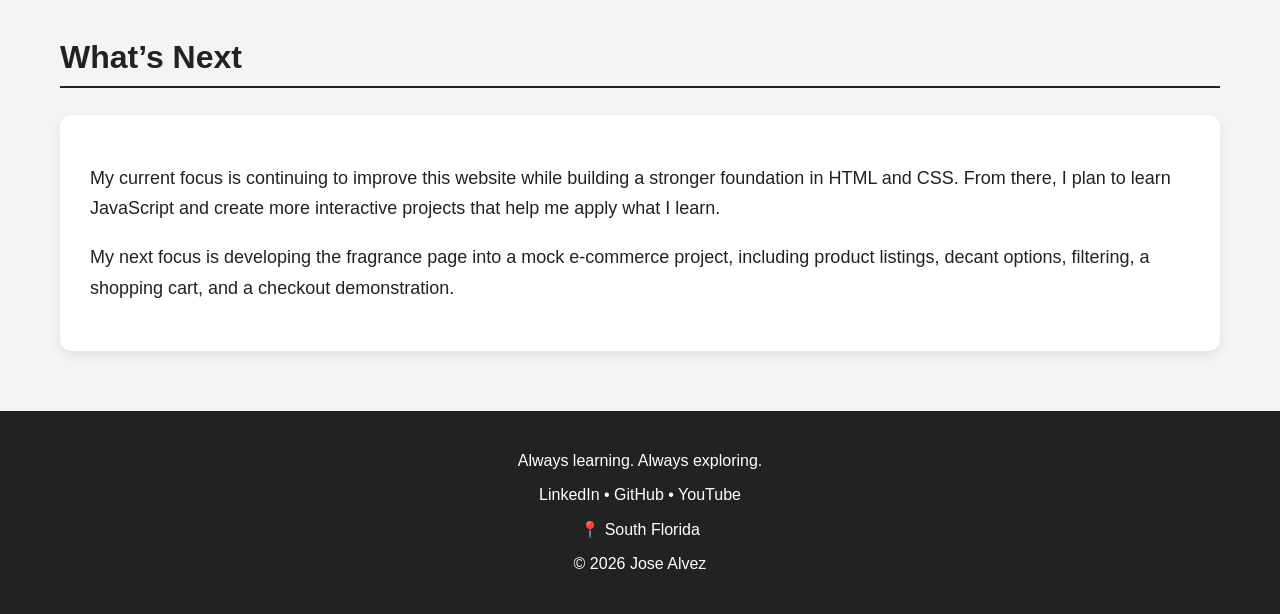
<file: technology.html>
<!DOCTYPE html>
<html>

<head>
  <!-- Metadata -->
  <meta charset="UTF-8">
  <meta name="viewport" content="width=device-width, initial-scale=1.0">
  <meta name="apple-mobile-web-app-title" content="Jose Alvez" />

  <title>Technology & Projects | Jose Alvez</title>

  <!-- Styles -->
  <link rel="stylesheet" href="styles.css">

  <!-- Favicons -->
  <link rel="icon" type="image/png" href="assets/icons/favicon-96x96.png" sizes="96x96" />
  <link rel="icon" type="image/svg+xml" href="assets/icons/favicon.svg" />
  <link rel="shortcut icon" href="assets/icons/favicon.ico" />
  <link rel="apple-touch-icon" sizes="180x180" href="assets/icons/apple-touch-icon.png" />
  <link rel="manifest" href="assets/icons/site.webmanifest" />
</head>

<body>
  <!-- ==========================
       Navigation
========================== -->
  <nav>
    <a href="index.html#top">Home</a>
    <a href="index.html#about">About</a>
    <a href="index.html#interests">Interests</a>
    <a href="gallery.html">Gallery</a>
    <a href="index.html#contact">Contact</a>
  </nav>

  <!-- ==========================
           Hero
========================== -->
  <header class="page-header technology-header">
  <h1>Technology & Projects</h1>
  <p>
    Learning new technologies, building practical skills,
    and turning ideas into projects.
  </p>
</header>

  <section>
    <h2>Current Project</h2>

    <div class="featured-project">
      <div class="project-visual">
        <span class="code-symbol">&lt;/&gt;</span>
        <p>Designed and built from scratch</p>
      </div>

      <div class="project-content">
        <h3>This Personal Website</h3>

        <p>
          A growing personal project where I document my interests, travels,
          music, photography, and the skills I learn along the way.
        </p>

        <div class="technology-list">
          <span>HTML</span>
          <span>CSS</span>
          <span>Responsive Design</span>
          <span>GitHub</span>
        </div>

        <h4>What I’ve Built</h4>

        <ul>
          <li>Responsive desktop and mobile layouts</li>
          <li>Interactive genre and playlist sections</li>
          <li>Dedicated travel, music, and gallery pages</li>
          <li>Reusable cards, navigation, and visual styling</li>
        </ul>

        <a href="https://github.com/thejosealvez/thejosealvez.github.io" class="button-link" target="_blank" rel="noopener noreferrer">
          View the Code
        </a>
      </div>
    </div>
  </section>

  <section>
    <h2>Tools I’m Using</h2>

    <div class="tools-grid">
      <button type="button" class="tool-card" data-tool="html" aria-haspopup="dialog">
        <span class="tool-emoji">🌐</span>
        <span class="tool-name">HTML</span>
        <span class="tool-summary">
          Structuring pages with clear, accessible, and organized content.
        </span>
        <span class="tool-action">Learn more →</span>
      </button>

      <button type="button" class="tool-card" data-tool="css" aria-haspopup="dialog">
        <span class="tool-emoji">🎨</span>
        <span class="tool-name">CSS</span>
        <span class="tool-summary">
          Creating responsive layouts and improving the visual design of websites.
        </span>
        <span class="tool-action">Learn more →</span>
      </button>

      <button type="button" class="tool-card" data-tool="javascript" aria-haspopup="dialog">
        <span class="tool-emoji">⚙️</span>
        <span class="tool-name">JavaScript</span>
        <span class="tool-summary">
          Adding interactive behavior, controls, slideshows, and dynamic content.
        </span>
        <span class="tool-action">Learn more →</span>
      </button>

      <button type="button" class="tool-card" data-tool="github" aria-haspopup="dialog">
        <span class="tool-emoji">🐙</span>
        <span class="tool-name">GitHub</span>
        <span class="tool-summary">
          Managing code, tracking changes, and publishing projects online.
        </span>
        <span class="tool-action">Learn more →</span>
      </button>
    </div>
  </section>

  <section>
    <h2>What’s Next</h2>

    <div class="about-card">
      <p>
        My current focus is continuing to improve this website while building a
        stronger foundation in HTML and CSS. From there, I plan to learn JavaScript
        and create more interactive projects that help me apply what I learn.
      </p>
      <p>
        My next focus is developing the fragrance page into a mock e-commerce project, including product listings, decant options, filtering, a shopping cart, and a checkout demonstration.
      </p>
    </div>
  </section>

  <!-- Tools modal -->
  <dialog id="tool-modal" class="tool-modal">
    <button type="button" class="tool-modal-close" aria-label="Close tool information">
      &times;
    </button>

    <div class="tool-modal-heading">
      <span id="tool-modal-emoji"></span>
      <h3 id="tool-modal-name"></h3>
    </div>

    <p id="tool-modal-description"></p>

    <h4>How I’m using it</h4>
    <p id="tool-modal-usage"></p>

    <h4>Examples from this website</h4>
    <p id="tool-modal-examples"></p>
  </dialog>

  <!-- ==========================
         Footer
========================== -->
  <footer>
    <p>Always learning. Always exploring.</p>
    <p class="footer-links">
      <a href="https://www.linkedin.com/in/josealvez/" target="_blank" rel="noopener noreferrer">LinkedIn</a>
      <span>•</span>
      <a href="https://github.com/thejosealvez/" target="_blank" rel="noopener noreferrer">GitHub</a>
      <span>•</span>
      <a href="https://www.youtube.com/@Lui.sito15" target="_blank" rel="noopener noreferrer">YouTube</a>
    </p>
    <p>📍 South Florida</p>
    <p>© 2026 Jose Alvez</p>
  </footer>

  <script>
    const tools = {
      html: {
        emoji: "🌐",
        name: "HTML",
        description: "HTML provides the structure and content for every page on this website.",
        usage: "I use semantic elements to organize navigation, page headings, content sections, forms, cards, images, and interactive components.",
        examples: "The contact form, fragrance catalog, playlist sections, travel destination modal, and overall page structure."
      },
      css: {
        emoji: "🎨",
        name: "CSS",
        description: "CSS controls the layout, appearance, spacing, colors, and responsive behavior of the website.",
        usage: "I use Grid, Flexbox, media queries, transitions, and reusable classes to maintain a consistent design across the site.",
        examples: "Responsive card layouts, mobile navigation, image sliders, modal styling, hover effects, and collapsible genre sections."
      },
      javascript: {
        emoji: "⚙️",
        name: "JavaScript",
        description: "JavaScript adds interactive behavior and allows page content to change in response to user actions.",
        usage: "I use JavaScript to control slideshows, navigation buttons, modal windows, timers, counters, and dynamically displayed information.",
        examples: "The fragrance slider, travel destination pop-ups, automatic photo slideshows, and manual image controls."
      },
      github: {
        emoji: "🐙",
        name: "GitHub",
        description: "GitHub provides a place to store, manage, and publish the website’s source code.",
        usage: "I use GitHub to keep track of changes, maintain the project repository, and publish the live website through GitHub Pages.",
        examples: "Version history, repository organization, image assets, website files, and online deployment."
      }
    };
    const toolModal = document.querySelector("#tool-modal");
    const toolModalClose = document.querySelector(".tool-modal-close");
    const toolModalEmoji = document.querySelector("#tool-modal-emoji");
    const toolModalName = document.querySelector("#tool-modal-name");
    const toolModalDescription = document.querySelector(
      "#tool-modal-description"
    );
    const toolModalUsage = document.querySelector("#tool-modal-usage");
    const toolModalExamples = document.querySelector(
      "#tool-modal-examples"
    );
    document.querySelectorAll(".tool-card").forEach((card) => {
      card.addEventListener("click", () => {
        const selectedTool = tools[card.dataset.tool];
        if (!selectedTool) {
          return;
        }
        toolModalEmoji.textContent = selectedTool.emoji;
        toolModalName.textContent = selectedTool.name;
        toolModalDescription.textContent = selectedTool.description;
        toolModalUsage.textContent = selectedTool.usage;
        toolModalExamples.textContent = selectedTool.examples;
        toolModal.showModal();
      });
    });
    toolModalClose.addEventListener("click", () => {
      toolModal.close();
    });
    toolModal.addEventListener("click", (event) => {
      if (event.target === toolModal) {
        toolModal.close();
      }
    });
  </script>

</body>

</html>
</file>
<file: styles.css>
html {
  scroll-behavior: smooth;
}

* {
  box-sizing: border-box;
}

body {
  margin: 0;
  font-family: Arial, sans-serif;
  background-color: #f4f4f4;
  color: #222;
}

nav {
  position: sticky;
  top: 0;
  z-index: 1000;

  background-color: #222;
  padding: 15px;
  text-align: center;

  box-shadow: 0 2px 8px rgba(0, 0, 0, 0.2);
}

nav a,
nav a:visited {
  color: white;
  text-decoration: none;
  margin: 0 15px;
  font-weight: bold;
}

nav a:hover {
  color: #ffd700;
}

header {
  text-align: center;
  padding: 80px 20px;
  background-color: #ffffff;
}

header h1 {
  font-size: 48px;
  margin-bottom: 10px;
}

header p {
  font-size: 20px;
  color: #555;
}

section h2 {
  font-size: 32px;
  border-bottom: 2px solid #222;
  padding-bottom: 10px;
}

footer {
  text-align: center;
  padding: 25px;
  background-color: #222;
  color: white;
}

footer a {
  color: white;
  text-decoration: none;
}

footer a:visited {
  color: white;
}

footer a:hover {
  color: #ffd700;
  text-decoration: underline;
}

footer a:active {
  color: #ffd700;
}

section {
  padding: 60px 20px;
  max-width: 1200px;
  margin: auto;
  scroll-margin-top: 70px;
}

.about-section {
  display: flex;
  align-items: flex-end;
  gap: 50px;
}

.about-photo {
  width: 320px;
  height: 420px;
  object-fit: cover;
  object-position: 36% center;
  border-radius: 12px;
  flex-shrink: 0;
}

.about-content {
  flex: 1;
}

.about-card {
  background-color: white;
  padding: 30px;
  border-radius: 12px;
  box-shadow: 0 4px 12px rgba(0, 0, 0, 0.08);
  line-height: 1.7;
  font-size: 18px;
}

#contact a {
  color: #222;
  text-decoration: none;
}

#contact a:visited {
  color: #222;
}

#contact a:hover {
  color: #0077b5;
  text-decoration: underline;
}

.contact-card {
  background-color: white;
  padding: 30px;
  border-radius: 12px;
  box-shadow: 0 4px 12px rgba(0, 0, 0, 0.08);
}

.contact-card h3 {
  font-size: 28px;
  margin-top: 0;
}

form {
  display: grid;
  gap: 15px;
}

label {
  font-weight: bold;
}

input,
textarea {
  width: 100%;
  padding: 12px;
  border: 1px solid #999;
  border-radius: 6px;
  font-size: 16px;
}

textarea {
  min-height: 140px;
}

button {
  justify-self: end;
  background-color: #222;
  color: white;
  padding: 14px 28px;
  border: none;
  border-radius: 8px;
  font-weight: bold;
  cursor: pointer;
}

button:hover {
  background-color: #444;
}

.button-link {
  display: inline-block;
  background-color: #222;
  color: white;
  padding: 14px 28px;
  border-radius: 8px;
  text-decoration: none;
  font-weight: bold;
}

.button-link:visited {
  color: white;
}

.button-link:hover {
  background-color: #444;
  color: white;
  text-decoration: none;
}

.card-grid {
  display: grid;
  grid-template-columns: repeat(5, 1fr);
  gap: 18px;
}

.card {
  display: flex;
  flex-direction: column;
  background-color: white;
  padding: 24px;
  border-radius: 12px;
  box-shadow: 0 4px 12px rgba(0, 0, 0, 0.08);

  text-align: center;

  text-decoration: none;
  color: #222;

  transition: transform 0.2s ease, box-shadow 0.2s ease;
}

.card:visited {
  color: #222;
}

.card:hover {
  color: #222;
  text-decoration: none;
  transform: translateY(-5px);
  box-shadow: 0 8px 18px rgba(0, 0, 0, 0.14);
}

.card:active {
  color: #222;
}

.card > span:first-child,
.genre-emoji {
  font-size: 32px;
}

.card h3 {
  margin: 12px 0 8px;
}

.card p {
  font-size: 16px;
  line-height: 1.5;
  margin-bottom: 1rem;
}

.artist-grid {
  display: grid;
  grid-template-columns: repeat(3, 1fr);
  gap: 18px;
}

.artist-card {
  display: flex;
  flex-direction: column;

  background-color: white;
  padding: 26px;
  border-radius: 12px;
  box-shadow: 0 4px 12px rgba(0, 0, 0, 0.08);
  text-align: center;
}

.artist-card h3 {
  margin-top: 0;
}

.artist-card h4 {
  margin-bottom: 10px;
}

.artist-card ul {
  text-align: left;
  padding-left: 22px;
  margin-bottom: 22px;
}

.artist-card li {
  margin-bottom: 6px;
}

.artist-card .button-link {
  margin-top: auto;
}

.card-image {
  display: block;
  width: 100%;
  aspect-ratio: 1 / 1;
  object-fit: cover;
  border-radius: 12px;
  margin-bottom: 1rem;
}

.playlist-link,
.playlist-link:visited {
  display: inline-block;
  margin-top: auto;
  padding: 0.65rem 1rem;
  color: #fff;
  background-color: #d62828;
  border-radius: 8px;
  text-decoration: none;
  font-weight: 600;
}

.playlist-link:hover,
.playlist-link:active {
  color: #fff;
  background-color: #b51f1f;
  text-decoration: none;
}

.card h3 a,
.card h3 a:visited,
.card h3 a:active {
  color: #222;
  text-decoration: none;
}

.card h3 a:hover {
  color: #d62828;
  text-decoration: none;
}

/* Collapsible genre cards */

.genre-card {
  display: block;
  padding: 0;
  overflow: hidden;
}

.genre-card[open] {
  grid-column: 1 / -1;
}

.genre-summary {
  position: relative;
  padding: 24px;
  cursor: pointer;
  list-style: none;
}

.genre-summary::-webkit-details-marker {
  display: none;
}

.genre-summary::after {
  content: "+";
  position: absolute;
  top: 16px;
  right: 18px;
  font-size: 24px;
  font-weight: bold;
}

.genre-card[open] .genre-summary::after {
  content: "−";
}

.genre-summary h3 {
  margin: 12px 0 8px;
}

.genre-summary p {
  margin-bottom: 0;
}

.genre-emoji {
  font-size: 32px;
}

.genre-playlist-list {
  display: grid;
  grid-template-columns: repeat(3, 1fr);
  gap: 12px;
  padding: 0 24px 24px;
}

.genre-playlist,
.genre-playlist:visited {
  display: flex;
  align-items: center;
  gap: 12px;
  padding: 10px;
  background-color: #f4f4f4;
  color: #222;
  border-radius: 8px;
  text-align: left;
  text-decoration: none;
}

.genre-playlist:hover {
  color: #d62828;
  background-color: #e8e8e8;
  text-decoration: none;
}

.genre-playlist img {
  width: 55px;
  height: 55px;
  border-radius: 6px;
  object-fit: cover;
  flex-shrink: 0;
}

.genre-playlist span {
  font-size: 15px;
  font-weight: bold;
}

/* Featured project */

.featured-project {
  display: grid;
  grid-template-columns: 1fr 1.2fr;
  overflow: hidden;
  background-color: white;
  border-radius: 14px;
  box-shadow: 0 6px 20px rgba(0, 0, 0, 0.1);
}

.project-content {
  padding: 36px;
}

.project-content h3 {
  margin: 0 0 16px;
  font-size: 24px;
}

.project-content h4 {
  margin: 22px 0 10px;
  font-size: 18px;
}

.project-content p {
  line-height: 1.6;
}

.project-content ul {
  padding-left: 22px;
  line-height: 1.6;
}

.technology-list {
  display: flex;
  flex-wrap: wrap;
  gap: 8px;
  margin: 20px 0;
}

.technology-list span {
  padding: 7px 11px;
  background-color: #f0f0f0;
  border-radius: 20px;
  font-size: 14px;
  font-weight: bold;
}

.project-links {
  display: flex;
  align-items: center;
  gap: 16px;
  margin-top: 24px;
}

.project-visual {
  display: flex;
  flex-direction: column;
  align-items: center;
  justify-content: center;
  min-height: 420px;
  padding: 40px;
  color: white;
  background: linear-gradient(135deg, #222, #444);
  text-align: center;
}

.code-symbol {
  font-family: monospace;
  font-size: 72px;
  font-weight: bold;
  color: #ffd700;
}

.project-visual p {
  margin-top: 18px;
  color: #ddd;
  font-size: 18px;
}

/* Fragrance slider */

.decant-intro {
  margin-bottom: 24px;
  color: #555;
  font-size: 17px;
  line-height: 1.6;
}

.fragrance-slider {
  display: grid;
  grid-template-columns: auto 1fr auto;
  align-items: center;
  gap: 16px;
}

.fragrance-pages {
  min-width: 0;
  overflow: hidden;
}

.fragrance-track {
  display: flex;
  transition: transform 0.5s ease;
}

.fragrance-page {
  flex: 0 0 100%;
  min-width: 0;
}

.fragrance-grid {
  display: grid;
  grid-template-columns: repeat(3, 1fr);
  gap: 18px;
}

.fragrance-card {
  display: flex;
  flex-direction: column;
  overflow: hidden;
  padding: 20px;
  background-color: white;
  border-radius: 12px;
  box-shadow: 0 4px 12px rgba(0, 0, 0, 0.08);
}

.fragrance-image {
  display: block;
  width: 100%;
  aspect-ratio: 1 / 1;
  object-fit: contain;
  border-radius: 8px;
}

.product-brand {
  margin: 18px 0 4px;
  color: #666;
  font-size: 14px;
  font-weight: bold;
  letter-spacing: 0.5px;
  text-transform: uppercase;
}

.fragrance-card h3 {
  margin: 0 0 8px;
  font-size: 21px;
}

.product-type {
  margin: 0 0 8px;
  color: #666;
}

.product-price {
  margin: 0 0 12px;
  font-size: 18px;
  font-weight: bold;
}

.fragrance-card > p:last-of-type {
  line-height: 1.5;
}

.decant-button {
  width: 100%;
  margin-top: auto;
}

.slider-arrow {
  padding: 14px;
  background-color: #222;
  color: white;
  border-radius: 50%;
  font-size: 22px;
  line-height: 1;
  cursor: pointer;
}

.slider-arrow:hover {
  background-color: #444;
}

.slider-status {
  margin-top: 18px;
  color: #555;
  text-align: center;
}

.destination-card {
  width: 100%;
  border: none;
  background-color: white;
  color: #222;
  font-family: inherit;
  font-weight: normal;
  text-align: center;
  cursor: pointer;
}

.destination-card:hover {
  background-color: white;
}

.destination-card h3 {
  font-weight: bold;
}

.destination-card p {
  font-weight: normal;
}

.destination-card .card-prompt {
  display: block;
  margin-top: auto;
  padding-top: 12px;
  color: #0077b5;
  font-size: 14px;
  font-weight: bold;
  line-height: 1.3;
}

/* Destination popup */

.destination-modal {
  width: min(900px, calc(100% - 40px));
  max-height: 90vh;
  padding: 0;
  overflow: auto;
  border: none;
  border-radius: 16px;
  background-color: white;
  box-shadow: 0 20px 60px rgba(0, 0, 0, 0.35);
}

.destination-modal[open] {
  animation: destination-pop 0.25s ease-out;
}

.destination-modal::backdrop {
  background-color: rgba(0, 0, 0, 0.65);
  backdrop-filter: blur(3px);
}

@keyframes destination-pop {
  from {
    opacity: 0;
    transform: scale(0.92) translateY(20px);
  }

  to {
    opacity: 1;
    transform: scale(1) translateY(0);
  }
}

.destination-modal-content {
  padding-bottom: 30px;
}

.destination-hero {
  display: block;
  width: 100%;
  height: 320px;
  object-fit: cover;
}

.modal-close {
  position: absolute;
  top: 14px;
  right: 14px;
  z-index: 3;
  width: 42px;
  height: 42px;
  padding: 0;
  border-radius: 50%;
  background-color: rgba(0, 0, 0, 0.75);
  color: white;
  font-size: 26px;
  line-height: 1;
}

.modal-close:hover {
  background-color: rgba(0, 0, 0, 0.95);
}

.destination-heading,
.destination-overview,
.destination-details {
  margin-right: 30px;
  margin-left: 30px;
}

.destination-heading {
  display: flex;
  align-items: center;
  justify-content: space-between;
  gap: 20px;
  margin-top: 26px;
}

.destination-heading h2 {
  margin: 4px 0 0;
  font-size: 32px;
}

.destination-status {
  margin: 0;
  color: #0077b5;
  font-size: 14px;
  font-weight: bold;
  letter-spacing: 1px;
  text-transform: uppercase;
}

.destination-flag {
  margin: 0;
  font-size: 42px;
}

.destination-overview {
  font-size: 18px;
  line-height: 1.7;
}

.destination-details {
  display: grid;
  grid-template-columns: repeat(2, 1fr);
  gap: 16px;
  margin-top: 24px;
}

.destination-detail {
  padding: 20px;
  background-color: #f4f4f4;
  border-radius: 10px;
}

.destination-detail h3 {
  margin-top: 0;
}

.destination-detail p {
  margin-bottom: 0;
  line-height: 1.6;
}

.destination-slideshow {
  position: relative;
}

.destination-image-arrow {
  position: absolute;
  top: 50%;
  width: 44px;
  height: 44px;
  padding: 0;
  border-radius: 50%;
  background-color: rgba(0, 0, 0, 0.7);
  color: white;
  font-size: 22px;
  line-height: 1;
  transform: translateY(-50%);
}

.destination-image-arrow:hover {
  background-color: rgba(0, 0, 0, 0.9);
}

.destination-image-previous {
  left: 16px;
}

.destination-image-next {
  right: 16px;
}

.destination-image-counter {
  position: absolute;
  right: 16px;
  bottom: 12px;
  margin: 0;
  padding: 6px 10px;
  border-radius: 20px;
  background-color: rgba(0, 0, 0, 0.7);
  color: white;
  font-size: 13px;
}

#destination-image {
  opacity: 1;
  transition: opacity 0.2s ease;
}

#destination-image.is-changing {
  opacity: 0;
}

/* Tools section */

.tools-grid {
  display: grid;
  grid-template-columns: repeat(4, 1fr);
  gap: 18px;
}

.tool-card {
  display: flex;
  flex-direction: column;
  align-items: center;
  justify-self: stretch;
  min-height: 260px;
  padding: 24px;

  color: #222;
  background-color: white;
  border: none;
  border-radius: 12px;
  box-shadow: 0 4px 12px rgba(0, 0, 0, 0.08);

  font-family: inherit;
  text-align: center;
  cursor: pointer;

  transition: transform 0.2s ease, box-shadow 0.2s ease;
  font-weight: normal;
}

.tool-card:hover {
  color: #222;
  background-color: white;
  transform: translateY(-5px);
  box-shadow: 0 8px 18px rgba(0, 0, 0, 0.14);
}

.tool-card:focus-visible {
  outline: 3px solid #ffd700;
  outline-offset: 3px;
}

.tool-emoji {
  font-size: 32px;
}

.tool-name {
  margin: 12px 0 8px;
  font-size: 19px;
  font-weight: bold;
}

.tool-summary {
  font-size: 16px;
  line-height: 1.5;
}

.tool-action {
  margin-top: auto;
  padding-top: 18px;
  color: #d62828;
  font-weight: bold;
}

/* Tools modal */

.tool-modal {
  width: min(600px, calc(100% - 32px));
  padding: 32px;
  color: #222;
  background-color: white;
  border: none;
  border-radius: 14px;
  box-shadow: 0 16px 50px rgba(0, 0, 0, 0.3);
}

.tool-modal::backdrop {
  background-color: rgba(0, 0, 0, 0.65);
}

.tool-modal-close {
  position: absolute;
  top: 12px;
  right: 16px;
  padding: 4px 10px;
  color: #222;
  background: transparent;
  font-size: 30px;
  line-height: 1;
}

.tool-modal-close:hover {
  color: #d62828;
  background: transparent;
}

.tool-modal-heading {
  display: flex;
  align-items: center;
  gap: 12px;
  padding-right: 35px;
}

#tool-modal-emoji {
  font-size: 36px;
}

.tool-modal-heading h3 {
  margin: 0;
  font-size: 28px;
}

.tool-modal h4 {
  margin-bottom: 6px;
  font-size: 18px;
}

.tool-modal p {
  line-height: 1.6;
}

/* Favorites by Occasion */

.occasion-grid {
  display: grid;
  grid-template-columns: repeat(4, 1fr);
  gap: 18px;
}

.occasion-card {
  display: flex;
  flex-direction: column;
  align-items: center;
  justify-self: stretch;
  min-height: 260px;
  padding: 24px;

  color: #222;
  background-color: white;
  border: none;
  border-radius: 12px;
  box-shadow: 0 4px 12px rgba(0, 0, 0, 0.08);

  font-family: inherit;
  font-weight: normal;
  text-align: center;
  cursor: pointer;

  transition: transform 0.2s ease, box-shadow 0.2s ease;
}

.occasion-card:hover {
  color: #222;
  background-color: white;
  transform: translateY(-5px);
  box-shadow: 0 8px 18px rgba(0, 0, 0, 0.14);
}

.occasion-card:focus-visible {
  outline: 3px solid #ffd700;
  outline-offset: 3px;
}

.occasion-emoji {
  font-size: 32px;
}

.occasion-title {
  margin: 12px 0 8px;
  font-size: 19px;
  font-weight: bold;
}

.occasion-summary {
  font-size: 16px;
  line-height: 1.5;
}

.occasion-action {
  margin-top: auto;
  padding-top: 18px;
  color: #d62828;
  font-weight: bold;
}

/* Occasion modal */

.occasion-modal {
  width: min(600px, calc(100% - 32px));
  padding: 32px;
  color: #222;
  background-color: white;
  border: none;
  border-radius: 14px;
  box-shadow: 0 16px 50px rgba(0, 0, 0, 0.3);
}

.occasion-modal::backdrop {
  background-color: rgba(0, 0, 0, 0.65);
}

.occasion-modal-close {
  position: absolute;
  top: 12px;
  right: 16px;
  padding: 4px 10px;
  color: #222;
  background: transparent;
  font-size: 30px;
  line-height: 1;
}

.occasion-modal-close:hover {
  color: #d62828;
  background: transparent;
}

.occasion-modal-heading {
  display: flex;
  align-items: center;
  gap: 14px;
  padding-right: 35px;
}

#occasion-modal-emoji {
  font-size: 38px;
}

#occasion-modal-label {
  margin: 0 0 4px;
  color: #d62828;
  font-size: 14px;
  font-weight: bold;
  text-transform: uppercase;
}

#occasion-modal-name {
  margin: 0;
  font-size: 28px;
}

#occasion-modal-brand {
  font-weight: bold;
}

#occasion-modal-description {
  line-height: 1.6;
}

#occasion-modal-image {
  display: block;
  width: 100%;
  height: 300px;
  margin: 24px 0 18px;
  padding: 18px;
  background-color: white;
  border-radius: 12px;
  object-fit: contain;
}

.page-header {
  display: flex;
  flex-direction: column;
  align-items: center;
  justify-content: center;

  min-height: 360px;
  padding: 80px 20px;
  color: white;
  text-align: center;

  background-position: center;
  background-size: cover;
  background-repeat: no-repeat;
}

.page-header p {
  color: white;
}

.home-header {
  background-image: linear-gradient(rgba(0, 0, 0, 0.35), rgba(0, 0, 0, 0.35)),
    url("assets/images/home-banner.png");

  background-position: center 70%;
}

.technology-header {
  background-image: linear-gradient(rgba(0, 0, 0, 0.45), rgba(0, 0, 0, 0.45)),
    url("assets/images/technology-banner.png");

  background-position: center 65%;
}

.travel-header {
  background-image: linear-gradient(rgba(0, 0, 0, 0.45), rgba(0, 0, 0, 0.45)),
    url("assets/images/travel-banner.png");

  background-position: center;
}

.music-header {
  background-image: linear-gradient(rgba(0, 0, 0, 0.45), rgba(0, 0, 0, 0.45)),
    url("assets/images/music-banner.png");

  background-position: center;
}

.fragrance-header {
  background-image: linear-gradient(rgba(0, 0, 0, 0.45), rgba(0, 0, 0, 0.45)),
    url("assets/images/fragrance-banner.png");

  background-position: center;
}

.fitness-header {
  background-image: linear-gradient(rgba(0, 0, 0, 0.45), rgba(0, 0, 0, 0.45)),
    url("assets/images/fitness-banner.png");

  background-position: center 65%;
}

@media (max-width: 600px) {
  nav {
    position: sticky;
    top: 0;
    z-index: 1000;

    display: flex;
    flex-wrap: nowrap;
    overflow-x: scroll;
    justify-content: center;
    gap: 6px;
    padding: 10px;
    white-space: nowrap;

    background-color: #222;
    box-shadow: 0 2px 8px rgba(0, 0, 0, 0.2);
  }

  nav::-webkit-scrollbar {
    display: none;
  }

  nav a {
    flex: 0 0 auto;
    margin: 0;
    padding: 7px 9px;
    font-size: 12px;
    background-color: #333;
    border-radius: 20px;
  }

  header {
    padding: 45px 18px;
  }

  header h1 {
    font-size: 34px;
    line-height: 1.1;
  }

  header p {
    font-size: 16px;
    line-height: 1.5;
  }

  section {
    padding: 32px 16px;
  }

  section h2 {
    font-size: 26px;
    margin-bottom: 18px;
  }

  .about-card,
  .contact-card,
  .card {
    padding: 22px;
    border-radius: 14px;
  }

  .genre-card {
    padding: 0;
  }

  .about-section {
    flex-direction: column;
  }

  .about-photo {
    width: 100%;
    height: auto;
  }

  .about-content {
    width: 100%;
  }

  .card-grid {
    grid-template-columns: 1fr;
  }

  .contact-card p {
    margin: 14px 0;
  }

  .artist-grid {
    grid-template-columns: 1fr;
  }

  footer {
    font-size: 14px;
    padding: 20px;
  }

  .genre-playlist-list {
    grid-template-columns: 1fr;
  }

  .genre-summary {
    padding: 22px;
  }

  .featured-project {
    grid-template-columns: 1fr;
  }

  .project-content {
    padding: 24px;
  }

  .project-content h3 {
    font-size: 22px;
  }

  .project-links {
    align-items: stretch;
    flex-direction: column;
    text-align: center;
  }

  .project-visual {
    min-height: 220px;
  }

  .fragrance-slider {
    grid-template-columns: 1fr;
  }

  .fragrance-grid {
    grid-template-columns: 1fr;
  }

  .slider-arrow {
    position: static;
    width: 48px;
    height: 48px;
  }

  .previous-arrow {
    justify-self: start;
  }

  .next-arrow {
    justify-self: end;
  }
  .destination-modal {
    width: calc(100% - 24px);
  }

  .destination-hero {
    height: 220px;
  }

  .destination-heading,
  .destination-overview,
  .destination-details {
    margin-right: 20px;
    margin-left: 20px;
  }

  .destination-heading h2 {
    font-size: 26px;
  }

  .destination-details {
    grid-template-columns: 1fr;
  }

  .tools-grid {
    grid-template-columns: 1fr;
  }

  .tool-card {
    min-height: 230px;
    padding: 22px;
  }

  .tool-modal {
    padding: 26px 22px;
  }

  .occasion-grid {
    grid-template-columns: 1fr;
  }

  .occasion-card {
    min-height: 230px;
    padding: 22px;
  }

  .occasion-modal {
    padding: 26px 22px;
  }
  .page-header {
    min-height: 280px;
    padding: 60px 18px;
  }
}

/* Tablet styling — this is a separate media block */
@media (min-width: 601px) and (max-width: 900px) {
  .fragrance-grid {
    grid-template-columns: repeat(2, 1fr);
  }
}
</file>
